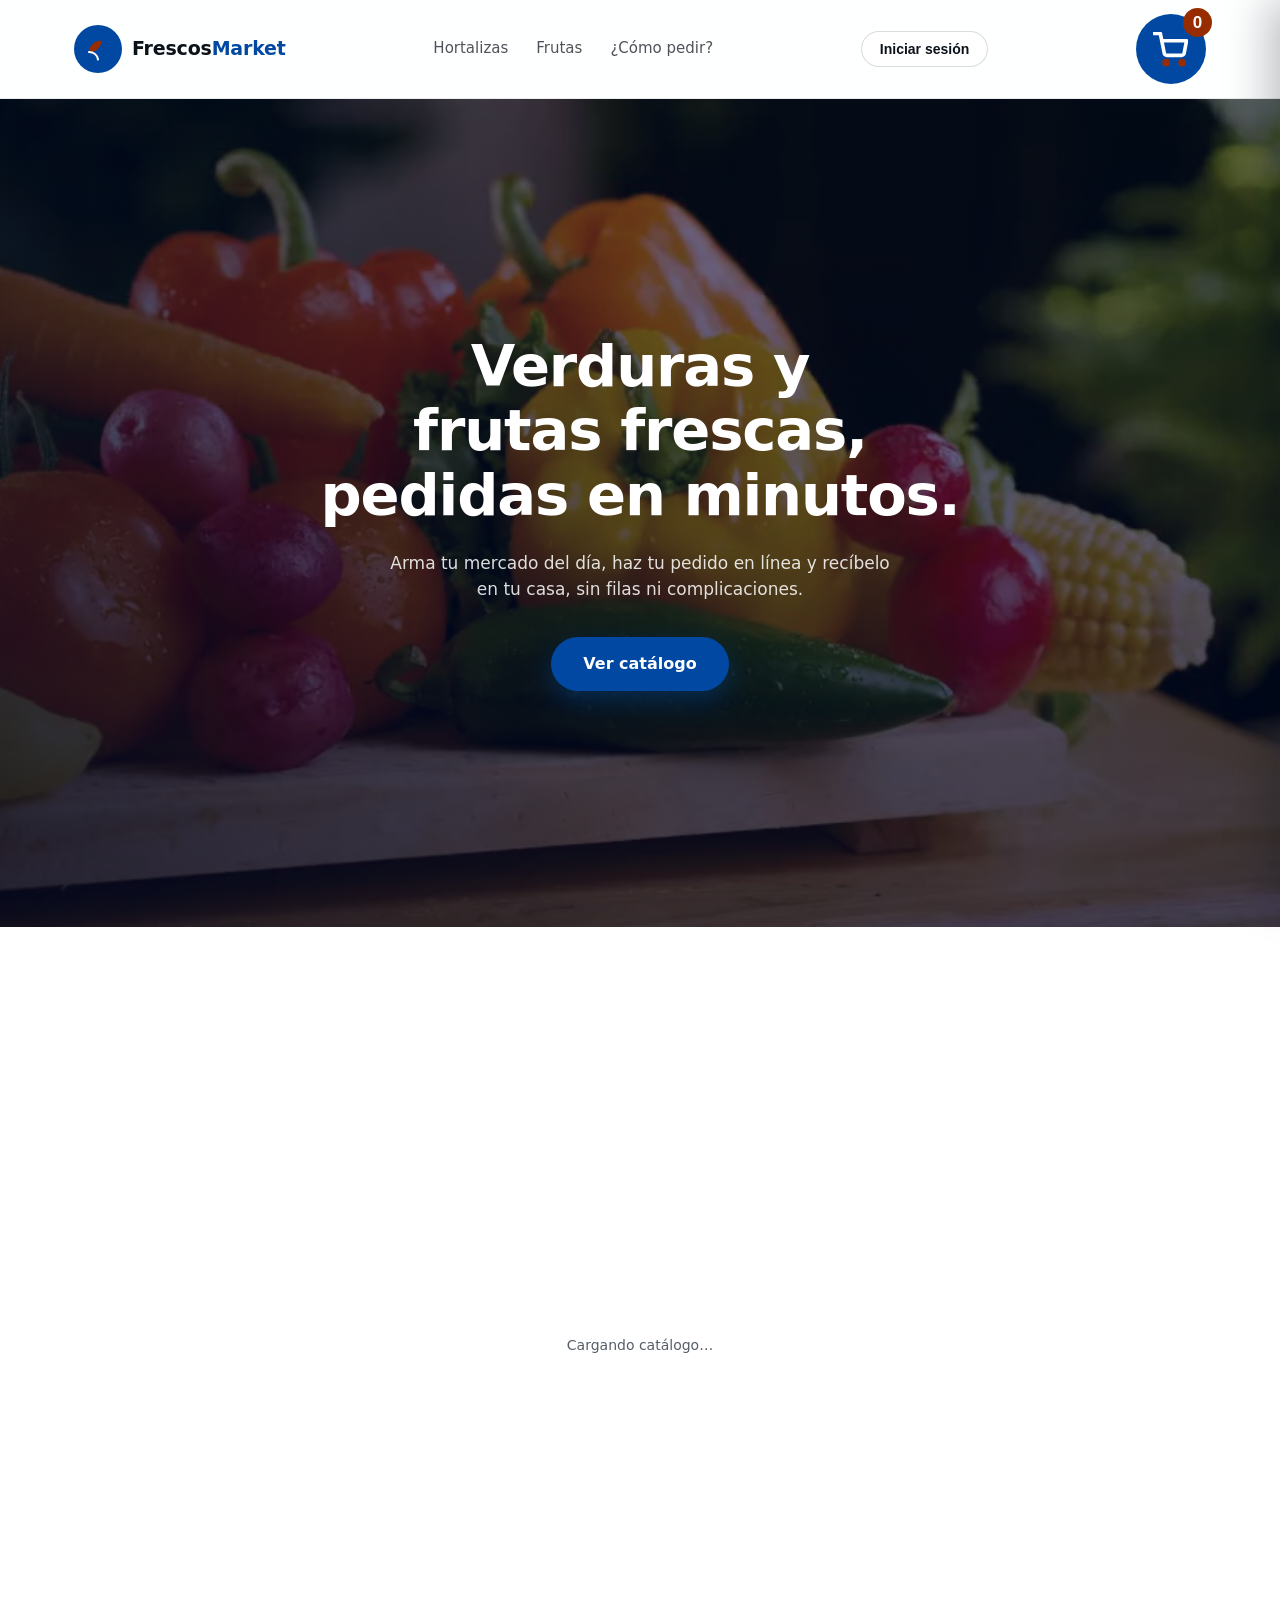
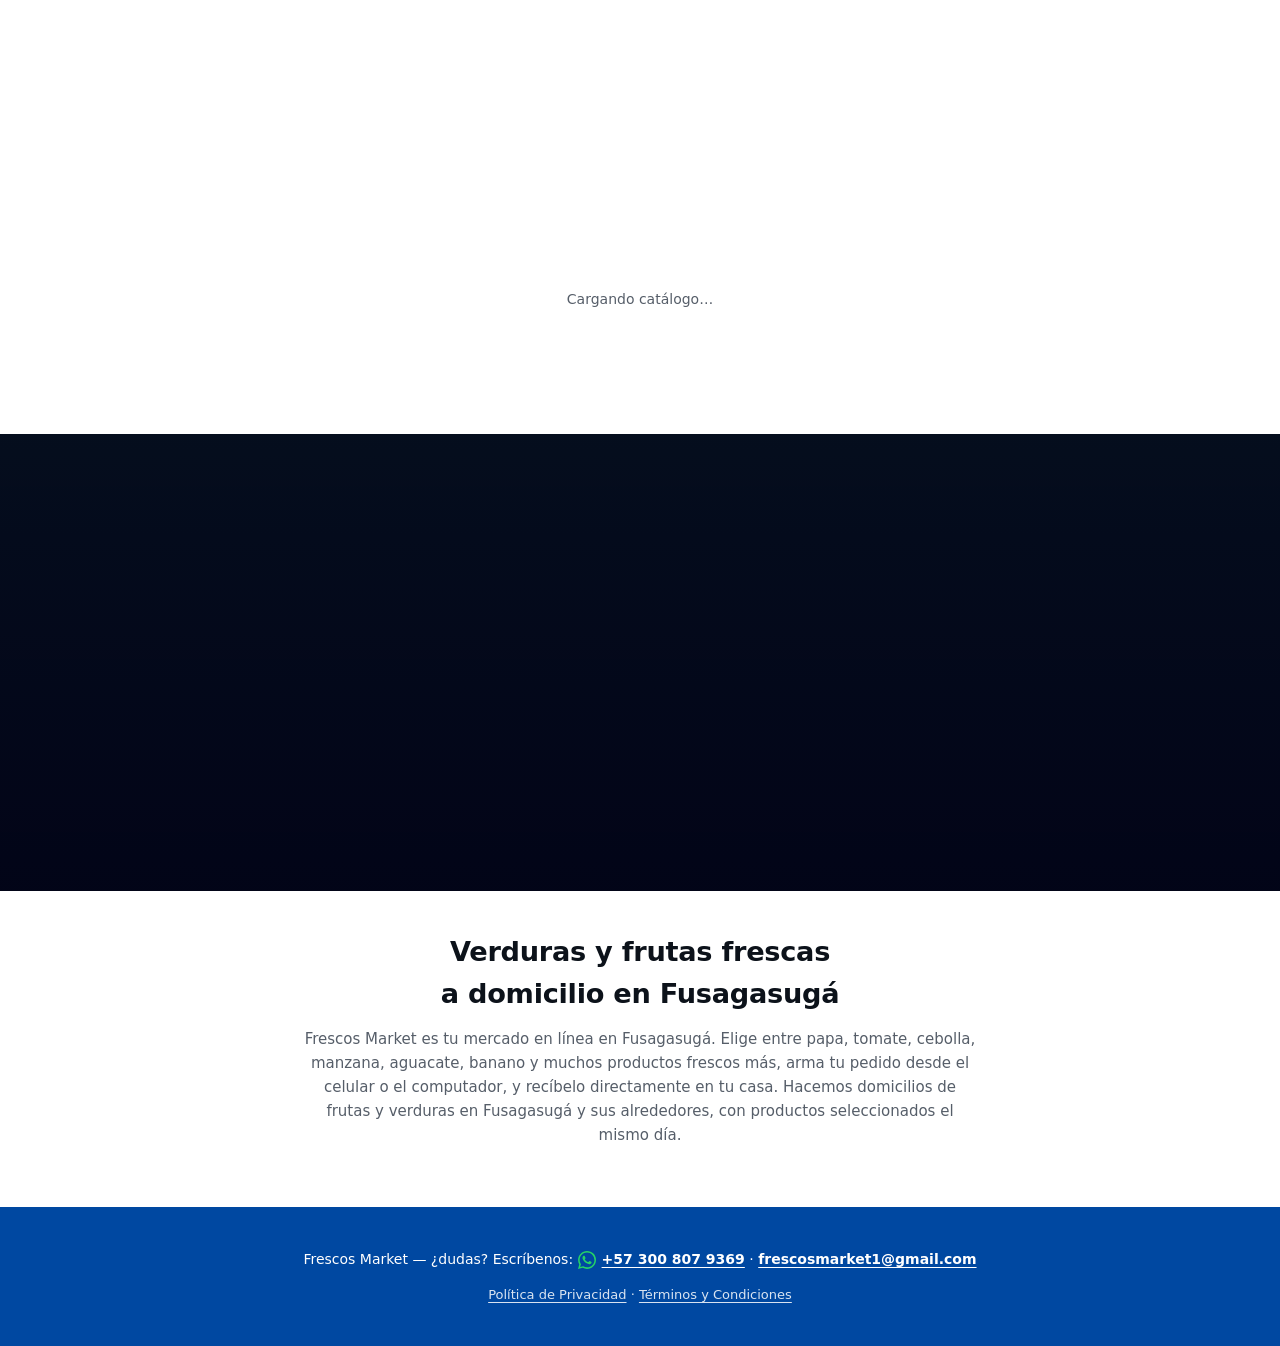
<file: index.html>
<!DOCTYPE html>
<html lang="es">
<head>
<!-- Google tag (gtag.js) -->
<script async src="https://www.googletagmanager.com/gtag/js?id=G-SL59HTHR1R"></script>
<script>
  window.dataLayer = window.dataLayer || [];
  function gtag(){dataLayer.push(arguments);}
  gtag('js', new Date());
  gtag('config', 'G-SL59HTHR1R');
</script>

<!-- Meta Pixel Code -->
<script>
!function(f,b,e,v,n,t,s)
{if(f.fbq)return;n=f.fbq=function(){n.callMethod?
n.callMethod.apply(n,arguments):n.queue.push(arguments)};
if(!f._fbq)f._fbq=n;n.push=n;n.loaded=!0;n.version='2.0';
n.queue=[];t=b.createElement(e);t.async=!0;
t.src=v;s=b.getElementsByTagName(e)[0];
s.parentNode.insertBefore(t,s)}(window, document,'script',
'https://connect.facebook.net/en_US/fbevents.js');
fbq('init', '1413810240217036');
fbq('track', 'PageView');
</script>
<noscript><img height="1" width="1" style="display:none"
src="https://www.facebook.com/tr?id=1413810240217036&ev=PageView&noscript=1"
/></noscript>
<!-- End Meta Pixel Code -->
<meta charset="UTF-8">
<meta name="viewport" content="width=device-width, initial-scale=1.0">
<title>Frescos Market — Frutas, verduras y productos para el hogar a domicilio</title>
<meta name="description" content="Frescos Market: compra papa, tomate, cebolla, manzana, aguacate, banano, productos de aseo y para el hogar, y más en línea. Domicilio en Fusagasugá, pide fácil y recíbelo en tu casa.">
<link rel="icon" href="favicon.ico" sizes="32x32">
<link rel="icon" type="image/svg+xml" href="assets/favicon.svg">
<link rel="icon" type="image/png" sizes="192x192" href="assets/favicon-192.png">
<link rel="icon" type="image/png" sizes="512x512" href="assets/favicon-512.png">
<link rel="apple-touch-icon" href="assets/apple-touch-icon.png">
<meta property="og:type" content="website">
<meta property="og:title" content="Frescos Market — Frutas, verduras y productos para el hogar a domicilio">
<meta property="og:description" content="Domicilio de frutas, verduras y productos para el hogar en Fusagasugá. Arma tu pedido en línea y recíbelo en tu casa.">
<meta property="og:image" content="https://frescosmarket.com/assets/logo-social.png">
<meta property="og:url" content="https://frescosmarket.com/">
<meta name="twitter:card" content="summary">
<meta name="twitter:title" content="Frescos Market">
<meta name="twitter:description" content="Domicilio de frutas, verduras y productos para el hogar en Fusagasugá.">
<meta name="twitter:image" content="https://frescosmarket.com/assets/logo-social.png">
<link rel="preconnect" href="https://api.fontshare.com">
<link rel="stylesheet" href="https://api.fontshare.com/v2/css?f[]=switzer@400,500,600,700,800&display=swap">
<link rel="stylesheet" href="style.css">
<script src="assets/vendor/supabase.min.js"></script>
<script src="auth.js" defer></script>
<script type="application/ld+json" id="localBusinessSchema">
{
  "@context": "https://schema.org",
  "@type": "LocalBusiness",
  "name": "Frescos Market",
  "description": "Domicilio de frutas, verduras y productos para el hogar en Fusagasugá",
  "url": "https://frescosmarket.com/",
  "image": "https://frescosmarket.com/assets/logo-social.png",
  "address": {
    "@type": "PostalAddress",
    "addressLocality": "Fusagasugá",
    "addressRegion": "Cundinamarca",
    "addressCountry": "CO"
  },
  "areaServed": "Fusagasugá",
  "priceRange": "$$"
}
</script>
</head>
<body>

<header class="topbar" id="topbar">
  <div class="topbar-inner">
    <a href="#" class="brand">
      <svg class="brand-mark" viewBox="0 0 32 32" fill="none" xmlns="http://www.w3.org/2000/svg" aria-hidden="true">
        <circle cx="16" cy="16" r="16" fill="var(--primary)"/>
        <g class="brand-mark-leaf">
          <path d="M10 18c0-4.5 3.5-8 8-8 0 4.5-3.5 8-8 8z" fill="var(--accent)"/>
          <animateTransform attributeName="transform" type="rotate" values="-6 10 18; 6 10 18; -6 10 18" dur="3.4s" repeatCount="indefinite" calcMode="spline" keySplines="0.45 0 0.55 1; 0.45 0 0.55 1" keyTimes="0; 0.5; 1"/>
        </g>
        <path d="M10 18c3 0 5.5 2 6 5" stroke="white" stroke-width="1.4" stroke-linecap="round"/>
      </svg>
      <span class="brand-name">Frescos<strong>Market</strong></span>
    </a>
    <nav class="nav-cats" id="navCats">
      <a href="#hortalizas">Hortalizas</a>
      <a href="#frutas">Frutas</a>
      <a href="#proceso">¿Cómo pedir?</a>
    </nav>
    <div class="auth-area" id="authArea"></div>
    <button class="nav-toggle" id="navToggle" aria-label="Abrir menú de categorías" aria-expanded="false">
      <svg viewBox="0 0 24 24" width="22" height="22" fill="none" stroke="currentColor" stroke-width="2" stroke-linecap="round"><line x1="3" y1="6" x2="21" y2="6"/><line x1="3" y1="12" x2="21" y2="12"/><line x1="3" y1="18" x2="21" y2="18"/></svg>
    </button>
    <button class="cart-btn" id="cartToggle" aria-label="Abrir carrito">
      <svg viewBox="0 0 24 24" width="35" height="35" fill="none" stroke="currentColor" stroke-width="2.5" stroke-linecap="round" stroke-linejoin="round"><circle cx="9" cy="21" r="1.4" fill="var(--accent)" stroke="var(--accent)"/><circle cx="20" cy="21" r="1.4" fill="var(--accent)" stroke="var(--accent)"/><path d="M1 1h4l2.68 13.39a2 2 0 0 0 2 1.61h9.72a2 2 0 0 0 2-1.61L23 6H6"/></svg>
      <span class="cart-count" id="cartCount">0</span>
    </button>
  </div>
</header>

<section class="hero" id="heroSection">
  <div class="hero-video-wrap">
    <video class="hero-video active" id="heroVideo1" muted loop playsinline webkit-playsinline autoplay preload="auto" poster="assets/hero-veggies-poster.jpg">
      <source src="assets/hero-veggies.mp4" type="video/mp4">
    </video>
    <video class="hero-video" id="heroVideo2" muted loop playsinline webkit-playsinline preload="auto">
      <source src="assets/hero-fruits.mp4" type="video/mp4">
    </video>
    <div class="hero-scrim"></div>
  </div>
  <div class="hero-inner">
    <h1>Verduras y frutas frescas,<br>pedidas en minutos.</h1>
    <p>Arma tu mercado del día, haz tu pedido en línea y recíbelo en tu casa, sin filas ni complicaciones.</p>
    <a href="#hortalizas" class="btn-primary">Ver catálogo</a>
  </div>
</section>

<main>
  <section class="section-intro io-reveal" id="hortalizas">
    <video class="section-video" data-src="assets/hortalizas-basket.mp4" muted loop playsinline webkit-playsinline preload="none"></video>
    <div class="section-intro-scrim"></div>
    <div class="section-intro-content">
      <h2>Hortalizas y verduras</h2>
      <p>Seleccionadas frescas cada día</p>
    </div>
  </section>
  <div class="catalog-section">
    <div class="product-grid" id="grid-hortalizas"></div>
  </div>

  <section class="section-intro io-reveal" id="frutas">
    <video class="section-video" data-src="assets/frutas-tropical.mp4" muted loop playsinline webkit-playsinline preload="none"></video>
    <div class="section-intro-scrim"></div>
    <div class="section-intro-content">
      <h2>Frutas de temporada</h2>
      <p>Dulces, maduras, listas para comer</p>
    </div>
  </section>
  <div class="catalog-section">
    <div class="product-grid" id="grid-frutas"></div>
  </div>

  <div id="dynamicCategoriesAnchor"></div>

  <section class="proceso" id="proceso">
    <video class="section-video" data-src="assets/proceso-mercado.mp4" muted loop playsinline webkit-playsinline preload="none"></video>
    <div class="proceso-scrim"></div>
    <div class="proceso-content">
      <h2 class="io-reveal">¿Cómo funciona?</h2>
      <div class="steps">
        <div class="step io-reveal">
          <span class="step-num">1</span>
          <h3>Elige tus productos</h3>
          <p>Ajusta la cantidad de cada uno con el selector +/-.</p>
        </div>
        <div class="step io-reveal">
          <span class="step-num">2</span>
          <h3>Revisa tu carrito</h3>
          <p>Confirma cantidades y el total antes de enviar.</p>
        </div>
        <div class="step io-reveal">
          <span class="step-num">3</span>
          <h3>Haz tu pedido</h3>
          <p>Queda registrado y lo prepara nuestro equipo.</p>
        </div>
      </div>
    </div>
  </section>

  <section class="about-us">
    <h2>Verduras y frutas frescas a domicilio en Fusagasugá</h2>
    <p>
      Frescos Market es tu mercado en línea en Fusagasugá. Elige entre papa,
      tomate, cebolla, manzana, aguacate, banano y muchos productos frescos más,
      arma tu pedido desde el celular o el computador, y recíbelo directamente
      en tu casa. Hacemos domicilios de frutas y verduras en Fusagasugá y sus
      alrededores, con productos seleccionados el mismo día.
    </p>
  </section>
</main>

<footer class="site-footer">
  <p>
    Frescos Market — ¿dudas? Escríbenos:
    <a id="footerWhatsapp" href="#" class="footer-whatsapp-link">
      <svg class="whatsapp-icon" viewBox="0 0 24 24" fill="currentColor" aria-hidden="true">
        <path d="M17.472 14.382c-.297-.149-1.758-.867-2.03-.967-.273-.099-.471-.148-.67.15-.197.297-.767.966-.94 1.164-.173.199-.347.223-.644.075-.297-.15-1.255-.463-2.39-1.475-.883-.788-1.48-1.761-1.653-2.059-.173-.297-.018-.458.13-.606.134-.133.298-.347.446-.52.149-.174.198-.298.298-.497.099-.198.05-.371-.025-.52-.075-.149-.669-1.612-.916-2.207-.242-.579-.487-.5-.669-.51-.173-.008-.371-.01-.57-.01-.198 0-.52.074-.792.372-.272.297-1.04 1.016-1.04 2.479 0 1.462 1.065 2.875 1.213 3.074.149.198 2.096 3.2 5.077 4.487.709.306 1.262.489 1.694.625.712.227 1.36.195 1.871.118.571-.085 1.758-.719 2.006-1.413.248-.694.248-1.289.173-1.413-.074-.124-.272-.198-.57-.347M12.05 21.785h-.004a9.87 9.87 0 01-5.031-1.378l-.361-.214-3.741.982.998-3.648-.235-.374a9.86 9.86 0 01-1.51-5.26c.001-5.45 4.436-9.884 9.888-9.884 2.64 0 5.122 1.03 6.988 2.898a9.825 9.825 0 012.893 6.994c-.003 5.45-4.437 9.884-9.885 9.884M20.52 3.449C18.24 1.245 15.24 0 12.045 0 5.463 0 .104 5.36.101 11.943c0 2.105.549 4.161 1.595 5.976L0 24l6.223-1.632a11.9 11.9 0 005.822 1.483h.005c6.581 0 11.941-5.36 11.943-11.943 0-3.19-1.24-6.19-3.473-8.443"/>
      </svg>
      <span id="footerWhatsappText">+57 300 807 9369</span>
    </a>
    ·
    <a href="mailto:frescosmarket1@gmail.com">frescosmarket1@gmail.com</a>
  </p>
  <p class="footer-legal-links">
    <a href="privacidad.html" target="_blank" rel="noopener">Política de Privacidad</a>
    ·
    <a href="terminos.html" target="_blank" rel="noopener">Términos y Condiciones</a>
  </p>
</footer>

<div class="cart-overlay" id="cartOverlay"></div>
<aside class="cart-drawer" id="cartDrawer">
  <div class="cart-head">
    <h2>Tu pedido</h2>
    <button class="cart-close" id="cartClose" aria-label="Cerrar carrito">✕</button>
  </div>
  <div class="cart-items" id="cartItems">
    <p class="cart-empty" id="cartEmptyMsg">Tu carrito está vacío. Agrega productos del catálogo.</p>
  </div>
  <div class="cart-footer">
    <div class="cart-total-row">
      <span>Total</span>
      <span id="cartTotal">$0</span>
    </div>
    <label class="payment-method-row">
      ¿Cómo vas a pagar?
      <select id="paymentMethodSelect">
        <option value="efectivo">Efectivo (al recibir)</option>
        <option value="transferencia">Transferencia</option>
      </select>
    </label>
    <div class="payment-options-info" id="paymentOptionsInfo" hidden></div>
    <div class="checkout-buttons">
      <button class="btn-primary-block" id="placeOrderBtnGoogle" disabled>
        Pedido con Google
      </button>
      <button class="btn-primary-block btn-whatsapp" id="placeOrderBtnWhatsapp" disabled>
        Pedido por WhatsApp
      </button>
    </div>
  </div>
</aside>

<div class="login-modal-overlay" id="confirmAddressModal">
  <div class="login-modal">
    <button class="login-modal-close" id="confirmAddressClose" aria-label="Cerrar">✕</button>
    <h2>Confirmar dirección de entrega</h2>
    <p>¿Enviamos tu pedido a esta dirección?</p>
    <p id="confirmAddressSummary" class="confirm-address-summary"></p>
    <div class="confirm-address-actions">
      <button type="button" class="btn-primary-block" id="confirmAddressSameBtn">Sí, enviar aquí</button>
      <button type="button" class="btn-outline" id="confirmAddressChangeBtn">Usar otra dirección para este pedido</button>
    </div>
  </div>
</div>

<div class="login-modal-overlay" id="orderInfoModal">
  <div class="login-modal">
    <button class="login-modal-close" id="orderInfoClose" aria-label="Cerrar">✕</button>
    <h2>Antes de continuar</h2>
    <p>Necesitamos estos datos para entregarte el pedido</p>
    <form id="orderInfoForm" class="order-info-form">
      <label id="orderInfoNameRow" hidden>
        Nombre
        <input type="text" id="orderInfoName">
      </label>
      <label>
        Teléfono
        <input type="tel" id="orderInfoPhone" required>
      </label>
      <label>
        Dirección de entrega
        <input type="text" id="orderInfoAddress" placeholder="Cra / Calle, número" required>
      </label>
      <label>
        Departamento
        <select id="orderInfoDepartment" required></select>
      </label>
      <label>
        Ciudad
        <select id="orderInfoCity" required></select>
      </label>
      <label class="order-info-consent-row" id="orderInfoSaveAsProfileRow">
        <input type="checkbox" id="orderInfoSaveAsProfile">
        <span>Guardar como mi dirección principal</span>
      </label>
      <label class="order-info-consent-row">
        <input type="checkbox" id="orderInfoConsent" required>
        <span>He leído y acepto la <a href="privacidad.html" target="_blank" rel="noopener">Política de Privacidad</a> y los <a href="terminos.html" target="_blank" rel="noopener">Términos y Condiciones</a></span>
      </label>
      <button type="submit" class="btn-primary-block">Guardar y continuar</button>
    </form>
  </div>
</div>

<div class="login-modal-overlay" id="myOrdersModal">
  <div class="login-modal my-orders-modal">
    <button class="login-modal-close" id="myOrdersClose" aria-label="Cerrar">✕</button>
    <h2>Mis pedidos</h2>
    <p>Estado de tus pedidos recientes</p>
    <div class="orders-list" id="myOrdersList">
      <p>Cargando…</p>
    </div>
  </div>
</div>

<button class="chat-fab" id="chatFab" hidden aria-label="Chat sobre tus pedidos">💬</button>
<div class="customer-chat-panel" id="customerChatPanel" hidden>
  <div class="customer-chat-head">
    <span>Chat sobre tus pedidos</span>
    <button class="login-modal-close" id="customerChatClose" aria-label="Cerrar">✕</button>
  </div>
  <div class="order-chat-messages" id="customerChatMessages"></div>
  <div class="chat-image-preview-row" id="customerChatImagePreviewRow" hidden>
    <img class="chat-image-preview" id="customerChatImagePreview" alt="Vista previa">
    <button type="button" class="chat-image-remove" id="customerChatImageRemove" aria-label="Quitar imagen">✕</button>
  </div>
  <form class="order-chat-form" id="customerChatForm">
    <button type="button" class="chat-attach-btn" id="customerChatCameraBtn" aria-label="Tomar foto">📷</button>
    <button type="button" class="chat-attach-btn" id="customerChatGalleryBtn" aria-label="Elegir de galería">🖼️</button>
    <input type="file" id="customerChatCamera" accept="image/*" capture="environment" hidden>
    <input type="file" id="customerChatGallery" accept="image/*" hidden>
    <input type="text" class="order-chat-input" id="customerChatInput" placeholder="Escribe un mensaje..." maxlength="1000">
    <button type="submit" class="btn-small">Enviar</button>
  </form>
</div>

<div class="lightbox-overlay" id="lightboxOverlay">
  <button class="lightbox-close" id="lightboxClose" aria-label="Cerrar">✕</button>
  <div class="lightbox-stage" id="lightboxStage">
    <button class="lightbox-arrow lightbox-prev" id="lightboxPrev" aria-label="Foto anterior">‹</button>
    <img class="lightbox-image" id="lightboxImage" alt="Foto del producto en grande">
    <button class="lightbox-arrow lightbox-next" id="lightboxNext" aria-label="Foto siguiente">›</button>
  </div>
  <div class="lightbox-dots" id="lightboxDots"></div>
</div>

<script src="script.js" defer></script>
</body>
</html>
</file>
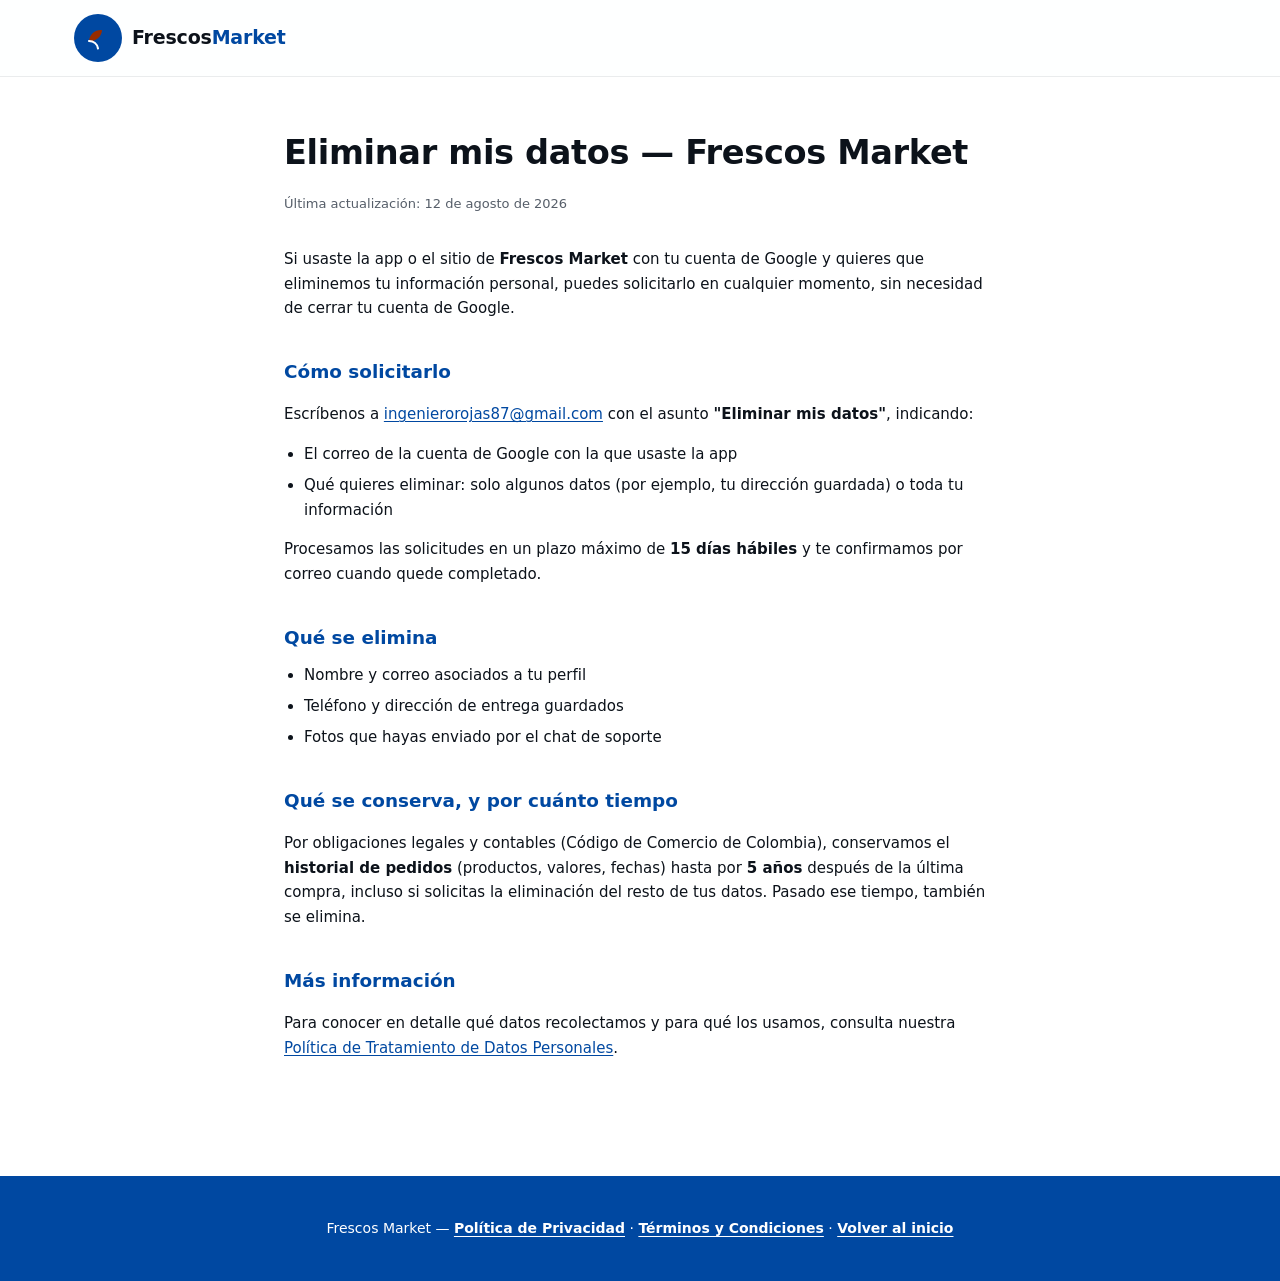
<file: eliminar-datos.html>
<!DOCTYPE html>
<html lang="es">
<head>
<meta charset="UTF-8">
<meta name="viewport" content="width=device-width, initial-scale=1.0">
<title>Eliminar mis datos — Frescos Market</title>
<meta name="description" content="Cómo solicitar la eliminación de tus datos personales en Frescos Market.">
<link rel="icon" href="favicon.ico" sizes="32x32">
<link rel="icon" type="image/svg+xml" href="assets/favicon.svg">
<link rel="icon" type="image/png" sizes="192x192" href="assets/favicon-192.png">
<link rel="apple-touch-icon" href="assets/apple-touch-icon.png">
<link rel="stylesheet" href="style.css">
</head>
<body>

<header class="topbar" id="topbar">
  <div class="topbar-inner">
    <a href="index.html" class="brand">
      <svg class="brand-mark" viewBox="0 0 32 32" fill="none" xmlns="http://www.w3.org/2000/svg" aria-hidden="true">
        <circle cx="16" cy="16" r="16" fill="var(--primary)"/>
        <g class="brand-mark-leaf">
          <path d="M10 18c0-4.5 3.5-8 8-8 0 4.5-3.5 8-8 8z" fill="var(--accent)"/>
          <animateTransform attributeName="transform" type="rotate" values="-6 10 18; 6 10 18; -6 10 18" dur="3.4s" repeatCount="indefinite" calcMode="spline" keySplines="0.45 0 0.55 1; 0.45 0 0.55 1" keyTimes="0; 0.5; 1"/>
        </g>
        <path d="M10 18c3 0 5.5 2 6 5" stroke="white" stroke-width="1.4" stroke-linecap="round"/>
      </svg>
      <span class="brand-name">Frescos<strong>Market</strong></span>
    </a>
  </div>
</header>

<main class="legal-page">
  <h1>Eliminar mis datos — Frescos Market</h1>
  <p class="legal-updated">Última actualización: 12 de agosto de 2026</p>

  <p>Si usaste la app o el sitio de <strong>Frescos Market</strong> con tu cuenta de Google y quieres que eliminemos tu información personal, puedes solicitarlo en cualquier momento, sin necesidad de cerrar tu cuenta de Google.</p>

  <h2>Cómo solicitarlo</h2>
  <p>Escríbenos a <a href="mailto:ingenierorojas87@gmail.com?subject=Eliminar%20mis%20datos%20-%20Frescos%20Market">ingenierorojas87@gmail.com</a> con el asunto <strong>"Eliminar mis datos"</strong>, indicando:</p>
  <ul>
    <li>El correo de la cuenta de Google con la que usaste la app</li>
    <li>Qué quieres eliminar: solo algunos datos (por ejemplo, tu dirección guardada) o toda tu información</li>
  </ul>
  <p>Procesamos las solicitudes en un plazo máximo de <strong>15 días hábiles</strong> y te confirmamos por correo cuando quede completado.</p>

  <h2>Qué se elimina</h2>
  <ul>
    <li>Nombre y correo asociados a tu perfil</li>
    <li>Teléfono y dirección de entrega guardados</li>
    <li>Fotos que hayas enviado por el chat de soporte</li>
  </ul>

  <h2>Qué se conserva, y por cuánto tiempo</h2>
  <p>Por obligaciones legales y contables (Código de Comercio de Colombia), conservamos el <strong>historial de pedidos</strong> (productos, valores, fechas) hasta por <strong>5 años</strong> después de la última compra, incluso si solicitas la eliminación del resto de tus datos. Pasado ese tiempo, también se elimina.</p>

  <h2>Más información</h2>
  <p>Para conocer en detalle qué datos recolectamos y para qué los usamos, consulta nuestra <a href="privacidad.html">Política de Tratamiento de Datos Personales</a>.</p>
</main>

<footer class="site-footer">
  <p>Frescos Market — <a href="privacidad.html">Política de Privacidad</a> · <a href="terminos.html">Términos y Condiciones</a> · <a href="index.html">Volver al inicio</a></p>
</footer>

</body>
</html>
</file>
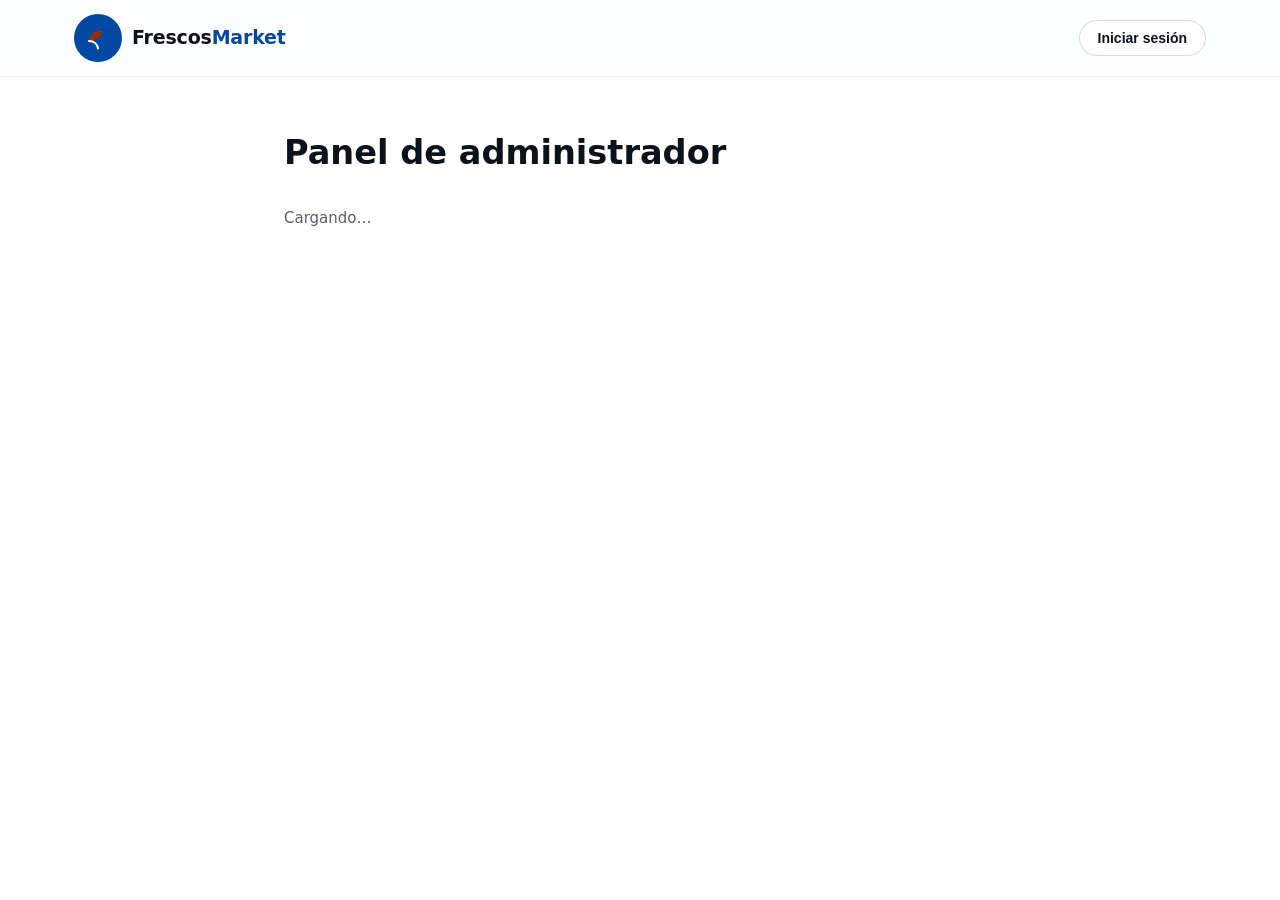
<file: panel-fm93k.html>
<!DOCTYPE html>
<html lang="es">
<head>
<meta charset="UTF-8">
<meta name="viewport" content="width=device-width, initial-scale=1.0">
<title>Panel de administrador — Frescos Market</title>
<meta name="robots" content="noindex, nofollow">
<link rel="icon" href="favicon.ico" sizes="32x32">
<link rel="icon" type="image/svg+xml" href="assets/favicon.svg">
<link rel="icon" type="image/png" sizes="192x192" href="assets/favicon-192.png">
<link rel="apple-touch-icon" href="assets/apple-touch-icon.png">
<link rel="preconnect" href="https://api.fontshare.com">
<link rel="stylesheet" href="https://api.fontshare.com/v2/css?f[]=switzer@400,500,600,700,800&display=swap">
<link rel="stylesheet" href="style.css">
<script src="assets/vendor/supabase.min.js"></script>
<script src="auth.js" defer></script>
</head>
<body>

<header class="topbar">
  <div class="topbar-inner">
    <a href="index.html" class="brand">
      <svg class="brand-mark" viewBox="0 0 32 32" fill="none" xmlns="http://www.w3.org/2000/svg" aria-hidden="true">
        <circle cx="16" cy="16" r="16" fill="var(--primary)"/>
        <g class="brand-mark-leaf">
          <path d="M10 18c0-4.5 3.5-8 8-8 0 4.5-3.5 8-8 8z" fill="var(--accent)"/>
          <animateTransform attributeName="transform" type="rotate" values="-6 10 18; 6 10 18; -6 10 18" dur="3.4s" repeatCount="indefinite" calcMode="spline" keySplines="0.45 0 0.55 1; 0.45 0 0.55 1" keyTimes="0; 0.5; 1"/>
        </g>
        <path d="M10 18c3 0 5.5 2 6 5" stroke="white" stroke-width="1.4" stroke-linecap="round"/>
      </svg>
      <span class="brand-name">Frescos<strong>Market</strong></span>
    </a>
    <div class="auth-area" id="authArea"></div>
  </div>
</header>

<main class="admin-main">
  <h1 class="admin-title">Panel de administrador</h1>

  <div id="adminState" class="admin-state">Cargando…</div>

  <nav class="admin-tabs" id="adminTabs" hidden>
    <button class="admin-tab active" data-tab="orders">Pedidos</button>
    <button class="admin-tab" data-tab="products">Productos</button>
    <button class="admin-tab" data-tab="settings" id="settingsTabBtn" hidden>Configuración</button>
    <button class="admin-tab" data-tab="team" id="teamTabBtn" hidden>Equipo</button>
  </nav>

  <section id="ordersTab" class="admin-tab-panel">
    <div id="ordersList" class="orders-list"></div>
  </section>

  <section id="productsTab" class="admin-tab-panel" hidden>
    <button class="btn-outline" id="addProductBtn">+ Agregar producto</button>
    <div id="productsList" class="products-admin-list"></div>
  </section>

  <section id="settingsTab" class="admin-tab-panel" hidden>
    <form id="settingsForm" class="order-info-form">
      <label>
        Chat de Telegram para avisos de pedido nuevo
        <input type="text" id="telegramChatId" placeholder="Ej: 123456789">
      </label>
      <p class="settings-hint">Es el chat_id que te da el bot, no tu número de teléfono. Déjalo vacío para no recibir avisos.</p>
      <label>
        Número de WhatsApp de contacto
        <input type="tel" id="whatsappNumber" placeholder="Ej: 573001234567">
      </label>
      <p class="settings-hint">Formato internacional sin "+", ej: 57 (Colombia) + número. Es el que se usa en el botón de WhatsApp del pie de página.</p>

      <label>
        Teléfono del negocio (para Google, opcional)
        <input type="tel" id="businessPhone" placeholder="Ej: 573001234567">
      </label>
      <p class="settings-hint">Aparece en los resultados de búsqueda de Google. Puede ser el mismo de WhatsApp o uno distinto.</p>
      <label>
        Dirección (calle, opcional)
        <input type="text" id="streetAddress" placeholder="Ej: Cra 5 # 10-20">
      </label>
      <p class="settings-hint">⚠️ Se publica en internet. Déjala vacía si no quieres mostrar tu dirección exacta (solo domicilios, sin local físico).</p>
      <label>
        Código postal (opcional)
        <input type="text" id="postalCode" placeholder="Ej: 252211">
      </label>
      <button type="submit" class="btn-primary-block">Guardar</button>
    </form>
    <p id="settingsSaved" class="settings-saved" hidden>Guardado ✓</p>

    <div class="catalog-options-manager">
      <h3>Unidades</h3>
      <div class="catalog-options-list" data-type="unit"></div>
      <form class="catalog-option-add-form" data-type="unit">
        <input type="text" placeholder="Nueva unidad, ej: por gramo" required>
        <button type="submit" class="btn-small">Agregar</button>
      </form>

      <h3>Categorías</h3>
      <div class="catalog-options-list" data-type="category"></div>
      <form class="catalog-option-add-form" data-type="category">
        <input type="text" placeholder="Nueva categoría, ej: lácteos" required>
        <button type="submit" class="btn-small">Agregar</button>
      </form>

      <h3>Departamentos</h3>
      <div class="catalog-options-list" data-type="department"></div>
      <form class="catalog-option-add-form" data-type="department">
        <input type="text" placeholder="Nuevo departamento" required>
        <button type="submit" class="btn-small">Agregar</button>
      </form>

      <h3>Ciudades</h3>
      <div class="catalog-options-list" data-type="city"></div>
      <form class="catalog-option-add-form" data-type="city">
        <input type="text" placeholder="Nueva ciudad" required>
        <button type="submit" class="btn-small">Agregar</button>
      </form>
    </div>

    <div class="catalog-options-manager">
      <h3>Métodos de pago por transferencia</h3>
      <p class="settings-hint">Se muestran al cliente cuando elige pagar por transferencia al hacer el pedido.</p>
      <div class="payment-options-list" id="paymentOptionsList"></div>
      <form class="payment-option-add-form" id="paymentOptionAddForm">
        <input type="text" id="newPaymentLabel" placeholder="Nombre, ej: Nequi" required>
        <input type="text" id="newPaymentAccount" placeholder="Número de celular o cuenta" required>
        <label class="settings-hint">
          QR (opcional)
          <input type="file" id="newPaymentQr" accept="image/*">
        </label>
        <button type="submit" class="btn-small">Agregar</button>
      </form>
    </div>
  </section>

  <section id="teamTab" class="admin-tab-panel" hidden>
    <div class="catalog-options-manager">
      <h3>Administradores y despachadores</h3>
      <p class="settings-hint">Quién tiene acceso a este panel. Debe quedar al menos 2 administradores en todo momento -- el sistema no deja quitar ni degradar al penúltimo.</p>
      <div id="teamList" class="team-list"></div>
      <form id="teamAddForm" class="team-add-form">
        <input type="email" id="newTeamEmail" placeholder="correo@gmail.com" required>
        <select id="newTeamRole">
          <option value="admin">Administrador</option>
          <option value="dispatcher">Despachador</option>
        </select>
        <button type="submit" class="btn-small">Agregar</button>
      </form>
    </div>
  </section>
</main>

<div class="login-modal-overlay" id="productModal">
  <div class="login-modal product-form-modal">
    <button class="login-modal-close" id="productModalClose" aria-label="Cerrar">✕</button>
    <h2 id="productModalTitle">Agregar producto</h2>
    <form id="productForm" class="order-info-form">
      <input type="hidden" id="productId">
      <label>
        Slug (identificador único, sin espacios)
        <input type="text" id="productSlug" required>
      </label>
      <label>
        Nombre
        <input type="text" id="productName" required>
      </label>
      <label>
        Unidad
        <select id="productUnit"></select>
      </label>
      <label>
        Precio (COP)
        <input type="number" id="productPrice" min="0" required>
      </label>
      <label>
        Categoría
        <select id="productCategory"></select>
      </label>
      <label>Foto</label>
      <div class="photo-source-row">
        <button type="button" class="btn-outline" id="productPhotoCameraBtn">📷 Tomar foto</button>
        <button type="button" class="btn-outline" id="productPhotoGalleryBtn">🖼️ Elegir de galería</button>
      </div>
      <input type="file" id="productPhotoCamera" accept="image/*" capture="environment" hidden>
      <input type="file" id="productPhotoGallery" accept="image/*" hidden>
      <input type="hidden" id="productPhotoUrl">
      <img id="productPhotoPreview" class="product-photo-preview" hidden alt="Vista previa">
      <p id="productPhotoStatus" class="settings-hint" hidden></p>

      <div class="extra-photos-section" id="extraPhotosSection" hidden>
        <label>Fotos adicionales (hasta 3, para el slider)</label>
        <div class="extra-photos-list" id="extraPhotosList"></div>
        <div class="photo-source-row" id="extraPhotoAddRow">
          <button type="button" class="btn-outline" id="extraPhotoCameraBtn">📷 Tomar foto</button>
          <button type="button" class="btn-outline" id="extraPhotoGalleryBtn">🖼️ Elegir de galería</button>
        </div>
        <input type="file" id="extraPhotoCamera" accept="image/*" capture="environment" hidden>
        <input type="file" id="extraPhotoGallery" accept="image/*" hidden>
        <p class="settings-hint">Guarda el producto primero para poder agregarle fotos adicionales.</p>
      </div>

      <label>
        Stock (vacío = sin control de stock)
        <input type="number" id="productStock" min="0">
      </label>
      <label class="product-active-label">
        <input type="checkbox" id="productActive" checked>
        Activo (visible en el catálogo)
      </label>
      <button type="submit" class="btn-primary-block">Guardar</button>
    </form>
  </div>
</div>

<script src="panel.js" defer></script>
</body>
</html>
</file>
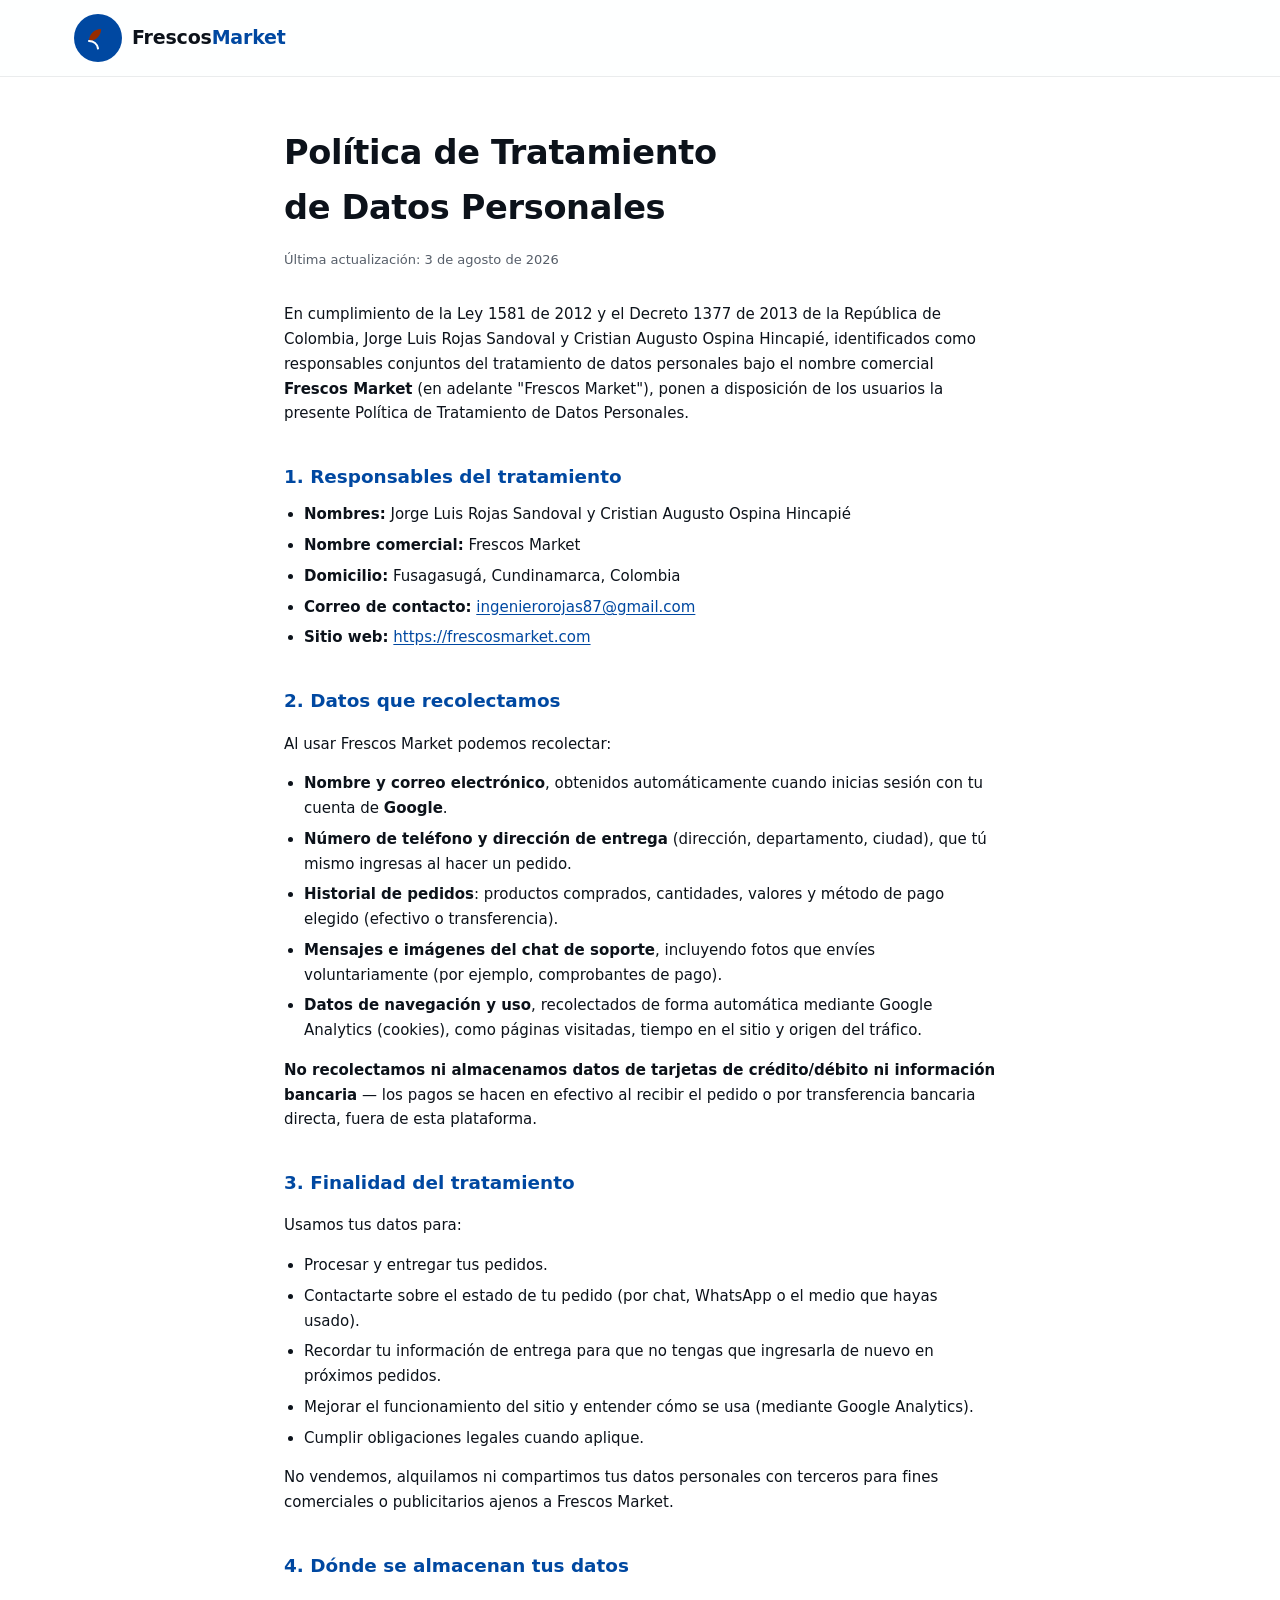
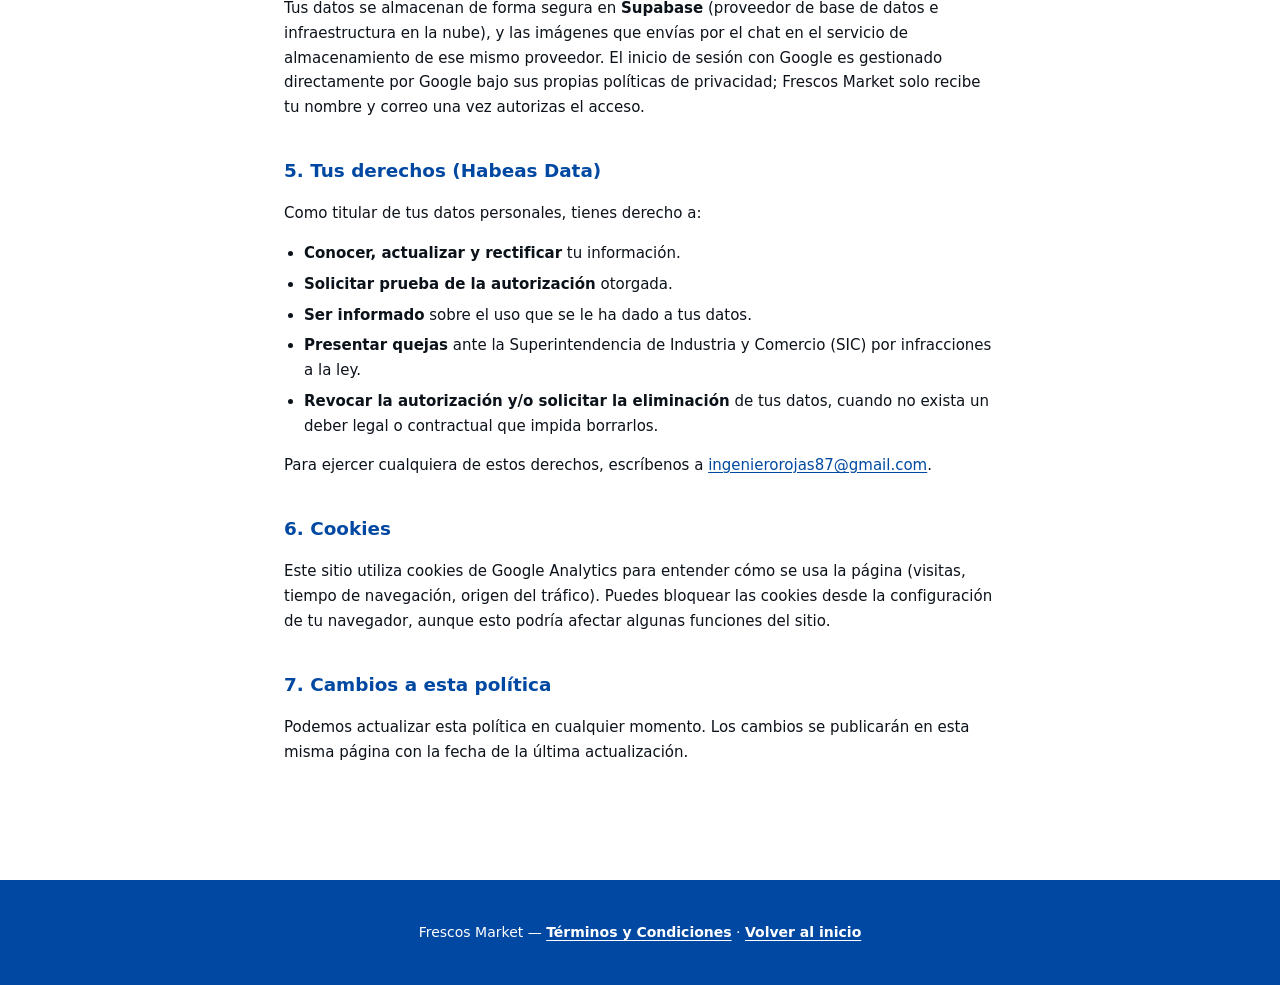
<file: privacidad.html>
<!DOCTYPE html>
<html lang="es">
<head>
<meta charset="UTF-8">
<meta name="viewport" content="width=device-width, initial-scale=1.0">
<title>Política de Tratamiento de Datos Personales — Frescos Market</title>
<meta name="description" content="Política de Tratamiento de Datos Personales de Frescos Market.">
<link rel="icon" href="favicon.ico" sizes="32x32">
<link rel="icon" type="image/svg+xml" href="assets/favicon.svg">
<link rel="icon" type="image/png" sizes="192x192" href="assets/favicon-192.png">
<link rel="apple-touch-icon" href="assets/apple-touch-icon.png">
<link rel="stylesheet" href="style.css">
</head>
<body>

<header class="topbar" id="topbar">
  <div class="topbar-inner">
    <a href="index.html" class="brand">
      <svg class="brand-mark" viewBox="0 0 32 32" fill="none" xmlns="http://www.w3.org/2000/svg" aria-hidden="true">
        <circle cx="16" cy="16" r="16" fill="var(--primary)"/>
        <g class="brand-mark-leaf">
          <path d="M10 18c0-4.5 3.5-8 8-8 0 4.5-3.5 8-8 8z" fill="var(--accent)"/>
          <animateTransform attributeName="transform" type="rotate" values="-6 10 18; 6 10 18; -6 10 18" dur="3.4s" repeatCount="indefinite" calcMode="spline" keySplines="0.45 0 0.55 1; 0.45 0 0.55 1" keyTimes="0; 0.5; 1"/>
        </g>
        <path d="M10 18c3 0 5.5 2 6 5" stroke="white" stroke-width="1.4" stroke-linecap="round"/>
      </svg>
      <span class="brand-name">Frescos<strong>Market</strong></span>
    </a>
  </div>
</header>

<main class="legal-page">
  <h1>Política de Tratamiento de Datos Personales</h1>
  <p class="legal-updated">Última actualización: 3 de agosto de 2026</p>

  <p>En cumplimiento de la Ley 1581 de 2012 y el Decreto 1377 de 2013 de la República de Colombia, Jorge Luis Rojas Sandoval y Cristian Augusto Ospina Hincapié, identificados como responsables conjuntos del tratamiento de datos personales bajo el nombre comercial <strong>Frescos Market</strong> (en adelante "Frescos Market"), ponen a disposición de los usuarios la presente Política de Tratamiento de Datos Personales.</p>

  <h2>1. Responsables del tratamiento</h2>
  <ul>
    <li><strong>Nombres:</strong> Jorge Luis Rojas Sandoval y Cristian Augusto Ospina Hincapié</li>
    <li><strong>Nombre comercial:</strong> Frescos Market</li>
    <li><strong>Domicilio:</strong> Fusagasugá, Cundinamarca, Colombia</li>
    <li><strong>Correo de contacto:</strong> <a href="mailto:ingenierorojas87@gmail.com">ingenierorojas87@gmail.com</a></li>
    <li><strong>Sitio web:</strong> <a href="https://frescosmarket.com">https://frescosmarket.com</a></li>
  </ul>

  <h2>2. Datos que recolectamos</h2>
  <p>Al usar Frescos Market podemos recolectar:</p>
  <ul>
    <li><strong>Nombre y correo electrónico</strong>, obtenidos automáticamente cuando inicias sesión con tu cuenta de <strong>Google</strong>.</li>
    <li><strong>Número de teléfono y dirección de entrega</strong> (dirección, departamento, ciudad), que tú mismo ingresas al hacer un pedido.</li>
    <li><strong>Historial de pedidos</strong>: productos comprados, cantidades, valores y método de pago elegido (efectivo o transferencia).</li>
    <li><strong>Mensajes e imágenes del chat de soporte</strong>, incluyendo fotos que envíes voluntariamente (por ejemplo, comprobantes de pago).</li>
    <li><strong>Datos de navegación y uso</strong>, recolectados de forma automática mediante Google Analytics (cookies), como páginas visitadas, tiempo en el sitio y origen del tráfico.</li>
  </ul>
  <p><strong>No recolectamos ni almacenamos datos de tarjetas de crédito/débito ni información bancaria</strong> — los pagos se hacen en efectivo al recibir el pedido o por transferencia bancaria directa, fuera de esta plataforma.</p>

  <h2>3. Finalidad del tratamiento</h2>
  <p>Usamos tus datos para:</p>
  <ul>
    <li>Procesar y entregar tus pedidos.</li>
    <li>Contactarte sobre el estado de tu pedido (por chat, WhatsApp o el medio que hayas usado).</li>
    <li>Recordar tu información de entrega para que no tengas que ingresarla de nuevo en próximos pedidos.</li>
    <li>Mejorar el funcionamiento del sitio y entender cómo se usa (mediante Google Analytics).</li>
    <li>Cumplir obligaciones legales cuando aplique.</li>
  </ul>
  <p>No vendemos, alquilamos ni compartimos tus datos personales con terceros para fines comerciales o publicitarios ajenos a Frescos Market.</p>

  <h2>4. Dónde se almacenan tus datos</h2>
  <p>Tus datos se almacenan de forma segura en <strong>Supabase</strong> (proveedor de base de datos e infraestructura en la nube), y las imágenes que envías por el chat en el servicio de almacenamiento de ese mismo proveedor. El inicio de sesión con Google es gestionado directamente por Google bajo sus propias políticas de privacidad; Frescos Market solo recibe tu nombre y correo una vez autorizas el acceso.</p>

  <h2>5. Tus derechos (Habeas Data)</h2>
  <p>Como titular de tus datos personales, tienes derecho a:</p>
  <ul>
    <li><strong>Conocer, actualizar y rectificar</strong> tu información.</li>
    <li><strong>Solicitar prueba de la autorización</strong> otorgada.</li>
    <li><strong>Ser informado</strong> sobre el uso que se le ha dado a tus datos.</li>
    <li><strong>Presentar quejas</strong> ante la Superintendencia de Industria y Comercio (SIC) por infracciones a la ley.</li>
    <li><strong>Revocar la autorización y/o solicitar la eliminación</strong> de tus datos, cuando no exista un deber legal o contractual que impida borrarlos.</li>
  </ul>
  <p>Para ejercer cualquiera de estos derechos, escríbenos a <a href="mailto:ingenierorojas87@gmail.com">ingenierorojas87@gmail.com</a>.</p>

  <h2>6. Cookies</h2>
  <p>Este sitio utiliza cookies de Google Analytics para entender cómo se usa la página (visitas, tiempo de navegación, origen del tráfico). Puedes bloquear las cookies desde la configuración de tu navegador, aunque esto podría afectar algunas funciones del sitio.</p>

  <h2>7. Cambios a esta política</h2>
  <p>Podemos actualizar esta política en cualquier momento. Los cambios se publicarán en esta misma página con la fecha de la última actualización.</p>
</main>

<footer class="site-footer">
  <p>Frescos Market — <a href="terminos.html">Términos y Condiciones</a> · <a href="index.html">Volver al inicio</a></p>
</footer>

</body>
</html>
</file>
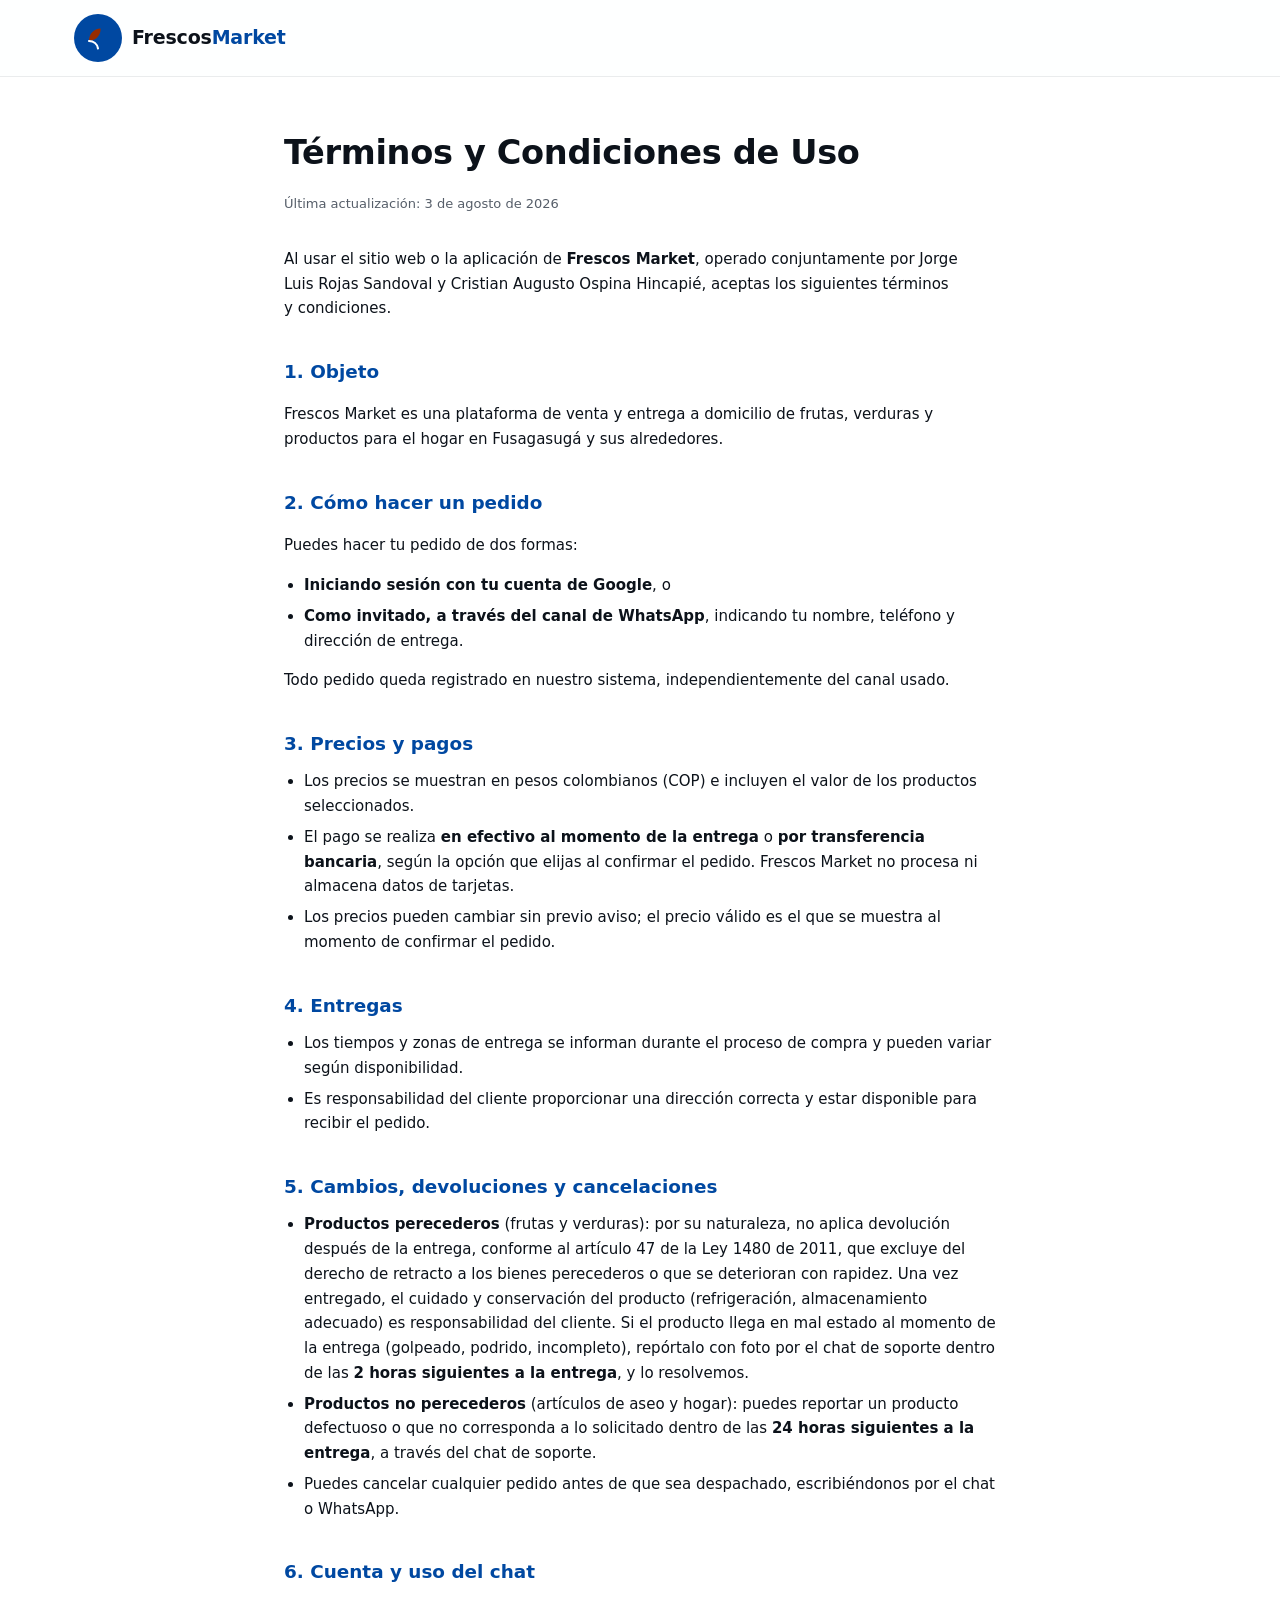
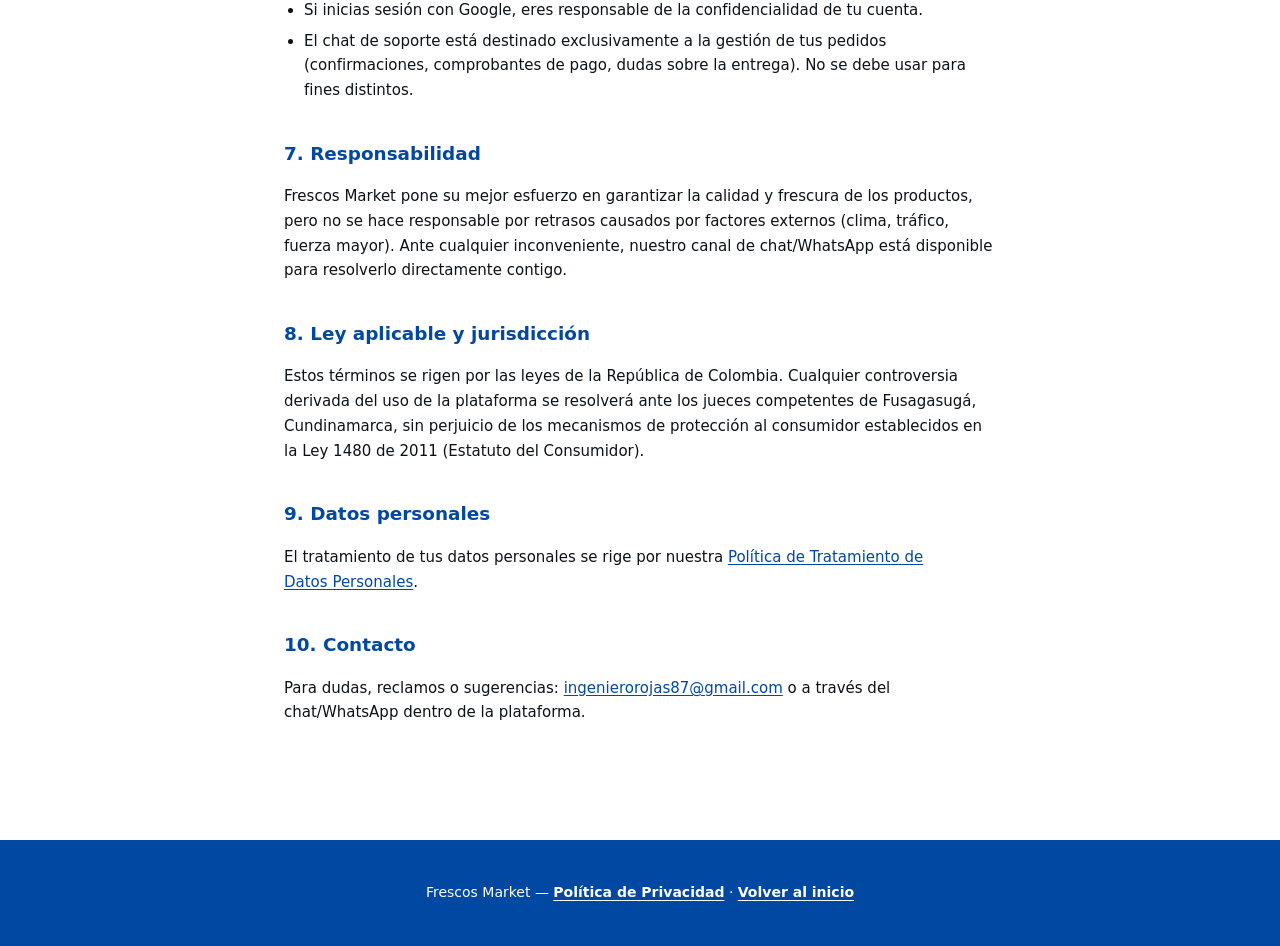
<file: terminos.html>
<!DOCTYPE html>
<html lang="es">
<head>
<meta charset="UTF-8">
<meta name="viewport" content="width=device-width, initial-scale=1.0">
<title>Términos y Condiciones — Frescos Market</title>
<meta name="description" content="Términos y Condiciones de uso de Frescos Market.">
<link rel="icon" href="favicon.ico" sizes="32x32">
<link rel="icon" type="image/svg+xml" href="assets/favicon.svg">
<link rel="icon" type="image/png" sizes="192x192" href="assets/favicon-192.png">
<link rel="apple-touch-icon" href="assets/apple-touch-icon.png">
<link rel="stylesheet" href="style.css">
</head>
<body>

<header class="topbar" id="topbar">
  <div class="topbar-inner">
    <a href="index.html" class="brand">
      <svg class="brand-mark" viewBox="0 0 32 32" fill="none" xmlns="http://www.w3.org/2000/svg" aria-hidden="true">
        <circle cx="16" cy="16" r="16" fill="var(--primary)"/>
        <g class="brand-mark-leaf">
          <path d="M10 18c0-4.5 3.5-8 8-8 0 4.5-3.5 8-8 8z" fill="var(--accent)"/>
          <animateTransform attributeName="transform" type="rotate" values="-6 10 18; 6 10 18; -6 10 18" dur="3.4s" repeatCount="indefinite" calcMode="spline" keySplines="0.45 0 0.55 1; 0.45 0 0.55 1" keyTimes="0; 0.5; 1"/>
        </g>
        <path d="M10 18c3 0 5.5 2 6 5" stroke="white" stroke-width="1.4" stroke-linecap="round"/>
      </svg>
      <span class="brand-name">Frescos<strong>Market</strong></span>
    </a>
  </div>
</header>

<main class="legal-page">
  <h1>Términos y Condiciones de Uso</h1>
  <p class="legal-updated">Última actualización: 3 de agosto de 2026</p>

  <p>Al usar el sitio web o la aplicación de <strong>Frescos Market</strong>, operado conjuntamente por Jorge Luis Rojas Sandoval y Cristian Augusto Ospina Hincapié, aceptas los siguientes términos y condiciones.</p>

  <h2>1. Objeto</h2>
  <p>Frescos Market es una plataforma de venta y entrega a domicilio de frutas, verduras y productos para el hogar en Fusagasugá y sus alrededores.</p>

  <h2>2. Cómo hacer un pedido</h2>
  <p>Puedes hacer tu pedido de dos formas:</p>
  <ul>
    <li><strong>Iniciando sesión con tu cuenta de Google</strong>, o</li>
    <li><strong>Como invitado, a través del canal de WhatsApp</strong>, indicando tu nombre, teléfono y dirección de entrega.</li>
  </ul>
  <p>Todo pedido queda registrado en nuestro sistema, independientemente del canal usado.</p>

  <h2>3. Precios y pagos</h2>
  <ul>
    <li>Los precios se muestran en pesos colombianos (COP) e incluyen el valor de los productos seleccionados.</li>
    <li>El pago se realiza <strong>en efectivo al momento de la entrega</strong> o <strong>por transferencia bancaria</strong>, según la opción que elijas al confirmar el pedido. Frescos Market no procesa ni almacena datos de tarjetas.</li>
    <li>Los precios pueden cambiar sin previo aviso; el precio válido es el que se muestra al momento de confirmar el pedido.</li>
  </ul>

  <h2>4. Entregas</h2>
  <ul>
    <li>Los tiempos y zonas de entrega se informan durante el proceso de compra y pueden variar según disponibilidad.</li>
    <li>Es responsabilidad del cliente proporcionar una dirección correcta y estar disponible para recibir el pedido.</li>
  </ul>

  <h2>5. Cambios, devoluciones y cancelaciones</h2>
  <ul>
    <li><strong>Productos perecederos</strong> (frutas y verduras): por su naturaleza, no aplica devolución después de la entrega, conforme al artículo 47 de la Ley 1480 de 2011, que excluye del derecho de retracto a los bienes perecederos o que se deterioran con rapidez. Una vez entregado, el cuidado y conservación del producto (refrigeración, almacenamiento adecuado) es responsabilidad del cliente. Si el producto llega en mal estado al momento de la entrega (golpeado, podrido, incompleto), repórtalo con foto por el chat de soporte dentro de las <strong>2 horas siguientes a la entrega</strong>, y lo resolvemos.</li>
    <li><strong>Productos no perecederos</strong> (artículos de aseo y hogar): puedes reportar un producto defectuoso o que no corresponda a lo solicitado dentro de las <strong>24 horas siguientes a la entrega</strong>, a través del chat de soporte.</li>
    <li>Puedes cancelar cualquier pedido antes de que sea despachado, escribiéndonos por el chat o WhatsApp.</li>
  </ul>

  <h2>6. Cuenta y uso del chat</h2>
  <ul>
    <li>Si inicias sesión con Google, eres responsable de la confidencialidad de tu cuenta.</li>
    <li>El chat de soporte está destinado exclusivamente a la gestión de tus pedidos (confirmaciones, comprobantes de pago, dudas sobre la entrega). No se debe usar para fines distintos.</li>
  </ul>

  <h2>7. Responsabilidad</h2>
  <p>Frescos Market pone su mejor esfuerzo en garantizar la calidad y frescura de los productos, pero no se hace responsable por retrasos causados por factores externos (clima, tráfico, fuerza mayor). Ante cualquier inconveniente, nuestro canal de chat/WhatsApp está disponible para resolverlo directamente contigo.</p>

  <h2>8. Ley aplicable y jurisdicción</h2>
  <p>Estos términos se rigen por las leyes de la República de Colombia. Cualquier controversia derivada del uso de la plataforma se resolverá ante los jueces competentes de Fusagasugá, Cundinamarca, sin perjuicio de los mecanismos de protección al consumidor establecidos en la Ley 1480 de 2011 (Estatuto del Consumidor).</p>

  <h2>9. Datos personales</h2>
  <p>El tratamiento de tus datos personales se rige por nuestra <a href="privacidad.html">Política de Tratamiento de Datos Personales</a>.</p>

  <h2>10. Contacto</h2>
  <p>Para dudas, reclamos o sugerencias: <a href="mailto:ingenierorojas87@gmail.com">ingenierorojas87@gmail.com</a> o a través del chat/WhatsApp dentro de la plataforma.</p>
</main>

<footer class="site-footer">
  <p>Frescos Market — <a href="privacidad.html">Política de Privacidad</a> · <a href="index.html">Volver al inicio</a></p>
</footer>

</body>
</html>
</file>
<file: style.css>
:root {
  --primary: oklch(0.42 0.16 256);
  --primary-ink: oklch(0.30 0.13 256);
  --bg: oklch(1.00 0.00 0);
  --surface: oklch(0.96 0.012 256);
  --ink: oklch(0.18 0.02 256);
  --muted: oklch(0.48 0.02 256);
  --accent: oklch(0.45 0.17 55);
  --whatsapp: #25D366;
  --radius: 14px;
  --shadow: 0 10px 30px oklch(0.18 0.02 256 / 0.10);
  --ease-out-expo: cubic-bezier(0.16, 1, 0.3, 1);
  font-family: 'Switzer', system-ui, sans-serif;
}

* { box-sizing: border-box; }
html { scroll-behavior: smooth; }

body {
  margin: 0;
  background: var(--bg);
  color: var(--ink);
  line-height: 1.55;
  overflow-x: hidden; /* red de seguridad: nada debe poder generar scroll horizontal */
}

h1, h2, h3 { margin: 0; text-wrap: balance; }
p { text-wrap: pretty; }
a { color: inherit; text-decoration: none; }

/* Topbar */
.topbar {
  position: sticky;
  top: 0;
  z-index: 50;
  background: oklch(1 0 0 / 0.9);
  backdrop-filter: blur(10px);
  border-bottom: 1px solid oklch(0.18 0.02 256 / 0.08);
}

.topbar-inner {
  max-width: 1180px;
  margin: 0 auto;
  padding: 14px 24px;
  display: flex;
  align-items: center;
  justify-content: space-between;
  gap: 20px;
}

.brand { display: flex; align-items: center; gap: 10px; }
.brand-mark { width: 48px; height: 48px; flex-shrink: 0; }

.brand-name {
  font-size: 19px;
  font-weight: 700;
  color: var(--ink);
  letter-spacing: -0.01em;
}
.brand-name strong { color: var(--primary); font-weight: 800; }

.nav-cats {
  display: flex;
  gap: 28px;
  font-weight: 500;
  font-size: 15px;
}
.nav-cats a { opacity: 0.72; transition: opacity 0.15s ease; }
.nav-cats a:hover { opacity: 1; }

.nav-toggle {
  display: none;
  border: none;
  background: transparent;
  color: var(--ink);
  width: 38px;
  height: 38px;
  align-items: center;
  justify-content: center;
  cursor: pointer;
  border-radius: 8px;
  flex-shrink: 0;
}
.nav-toggle:hover { background: var(--surface); }

.cart-btn {
  position: relative;
  border: none;
  background: var(--primary);
  color: white;
  width: 70px;
  height: 70px;
  flex-shrink: 0;
  border-radius: 50%;
  cursor: pointer;
  display: flex;
  align-items: center;
  justify-content: center;
  transition: transform 0.2s var(--ease-out-expo), background 0.15s ease;
}
.cart-btn:hover { background: var(--primary-ink); transform: scale(1.05); }

/* Auth */
.auth-area { display: flex; align-items: center; }

.btn-login {
  border: 1px solid oklch(0.18 0.02 256 / 0.15);
  background: var(--bg);
  color: var(--ink);
  font-weight: 600;
  font-size: 14px;
  padding: 9px 18px;
  border-radius: 999px;
  cursor: pointer;
  transition: border-color 0.15s ease, background 0.15s ease;
}
.btn-login:hover { border-color: var(--primary); background: var(--surface); }

.user-chip {
  display: flex;
  align-items: center;
  gap: 8px;
}

.user-avatar {
  width: 30px;
  height: 30px;
  border-radius: 50%;
  object-fit: cover;
}

.user-name {
  font-size: 14px;
  font-weight: 600;
  color: var(--ink);
  max-width: 120px;
  overflow: hidden;
  text-overflow: ellipsis;
  white-space: nowrap;
}

.btn-logout {
  border: none;
  background: transparent;
  color: var(--muted);
  font-size: 13px;
  cursor: pointer;
  text-decoration: underline;
  text-underline-offset: 2px;
}
.btn-logout:hover { color: var(--accent); }

.btn-my-orders {
  border: none;
  background: transparent;
  color: var(--primary);
  font-size: 13px;
  font-weight: 600;
  cursor: pointer;
  text-decoration: underline;
  text-underline-offset: 2px;
  white-space: nowrap;
}
.btn-my-orders:hover { color: var(--primary-ink); }

@media (max-width: 780px) {
  .user-name { display: none; }
}

.cart-count {
  position: absolute;
  top: -6px;
  right: -6px;
  background: var(--accent);
  color: white;
  font-size: 17px;
  font-weight: 700;
  min-width: 29px;
  height: 29px;
  border-radius: 50%;
  display: flex;
  align-items: center;
  justify-content: center;
  padding: 0 4px;
}

/* Hero */
.hero {
  position: relative;
  min-height: 640px;
  height: 92vh;
  max-height: 880px;
  display: flex;
  align-items: center;
  justify-content: center;
  overflow: hidden;
  background: var(--ink);
}

.hero-video-wrap {
  position: absolute;
  inset: 0;
}

.hero-video {
  position: absolute;
  inset: 0;
  width: 100%;
  height: 100%;
  object-fit: cover;
  opacity: 0;
  transition: opacity 1.4s var(--ease-out-expo);
}
.hero-video.active { opacity: 1; }

.hero-scrim {
  position: absolute;
  inset: 0;
  background:
    linear-gradient(180deg, oklch(0.18 0.05 256 / 0.55) 0%, oklch(0.15 0.06 256 / 0.72) 100%),
    linear-gradient(90deg, oklch(0.1 0.06 256 / 0.35) 0%, transparent 50%);
}

.hero-inner {
  position: relative;
  z-index: 1;
  max-width: 720px;
  margin: 0 auto;
  text-align: center;
  padding: 0 24px;
  color: white;
}

.hero-tag {
  display: inline-block;
  max-width: 100%;
  background: oklch(1 0 0 / 0.14);
  border: 1px solid oklch(1 0 0 / 0.3);
  backdrop-filter: blur(6px);
  color: white;
  font-weight: 600;
  font-size: 13px;
  line-height: 1.4;
  padding: 8px 18px;
  border-radius: 999px;
  margin-bottom: 22px;
}

@media (max-width: 480px) {
  .hero-tag { border-radius: 16px; font-size: 12px; }
}

.hero h1 {
  font-size: clamp(2.25rem, 5vw, 3.6rem);
  font-weight: 700;
  letter-spacing: -0.02em;
  line-height: 1.12;
}

.hero p {
  margin: 22px auto 34px;
  max-width: 520px;
  color: oklch(1 0 0 / 0.85);
  font-size: 17px;
}

.btn-primary {
  display: inline-block;
  background: var(--primary);
  color: white;
  font-weight: 600;
  padding: 15px 32px;
  border-radius: 999px;
  box-shadow: 0 10px 26px oklch(0.42 0.16 256 / 0.4);
  transition: transform 0.2s var(--ease-out-expo), background 0.15s ease;
}
.btn-primary:hover {
  background: var(--primary-ink);
  transform: translateY(-2px);
}

@media (prefers-reduced-motion: reduce) {
  .hero-video { transition: none; }
  .btn-primary:hover, .cart-btn:hover { transform: none; }
  .brand-mark-leaf animateTransform { display: none; }
}

/* Section intro bands (video + scrim) */
.section-intro {
  position: relative;
  height: 320px;
  display: flex;
  align-items: center;
  justify-content: center;
  overflow: hidden;
  background: var(--ink);
}

.section-video {
  position: absolute;
  inset: 0;
  width: 100%;
  height: 100%;
  object-fit: cover;
  opacity: 0;
  transition: opacity 0.8s ease;
}
.section-video.ready { opacity: 1; }

.section-intro-scrim {
  position: absolute;
  inset: 0;
  background: linear-gradient(180deg, oklch(0.15 0.05 256 / 0.45), oklch(0.12 0.06 256 / 0.68));
}

.section-intro-content {
  position: relative;
  z-index: 1;
  text-align: center;
  color: white;
}

.section-intro-content h2 {
  font-size: clamp(1.6rem, 3vw, 2.2rem);
  font-weight: 700;
  letter-spacing: -0.01em;
}

.section-intro-content p {
  margin: 8px 0 0;
  color: oklch(1 0 0 / 0.82);
  font-size: 15px;
}

/* Seccion generica para categorias nuevas agregadas desde el panel (sin video/tagline curados) */
.category-section-header {
  background: var(--primary);
  color: white;
  text-align: center;
  padding: 40px 24px;
}
.category-section-header h2 {
  margin: 0;
  font-size: clamp(1.6rem, 3vw, 2.2rem);
  font-weight: 700;
  letter-spacing: -0.01em;
}

/* Paginas legales (privacidad, terminos) */
.legal-page {
  max-width: 760px;
  margin: 0 auto;
  padding: 48px 24px 100px;
  color: var(--ink);
  line-height: 1.65;
}
.legal-page h1 {
  font-size: clamp(1.6rem, 3vw, 2.1rem);
  font-weight: 800;
  letter-spacing: -0.01em;
  margin-bottom: 4px;
}
.legal-page .legal-updated {
  color: var(--muted);
  font-size: 13px;
  margin-bottom: 32px;
}
.legal-page h2 {
  font-size: 1.15rem;
  font-weight: 700;
  color: var(--primary);
  margin: 36px 0 10px;
}
.legal-page p, .legal-page li { font-size: 15px; color: var(--ink); }
.legal-page ul { padding-left: 20px; margin: 8px 0; }
.legal-page li { margin-bottom: 6px; }
.legal-page a { color: var(--primary); text-decoration: underline; text-underline-offset: 2px; }
.legal-page strong { font-weight: 700; }

/* Catalog */
.catalog-section {
  max-width: 1180px;
  margin: 0 auto;
  padding: 44px 24px 80px;
}

.product-grid {
  display: grid;
  grid-template-columns: repeat(auto-fill, minmax(220px, 1fr));
  gap: 22px;
}

.catalog-loading, .catalog-empty {
  grid-column: 1 / -1;
  color: var(--muted);
  font-size: 14px;
  text-align: center;
  padding: 30px 0;
}

.product-card {
  background: var(--surface);
  border-radius: var(--radius);
  overflow: hidden;
  box-shadow: var(--shadow);
  transition: transform 0.25s var(--ease-out-expo), box-shadow 0.25s var(--ease-out-expo);
}
.product-card:hover {
  transform: translateY(-4px);
  box-shadow: 0 16px 34px oklch(0.18 0.02 256 / 0.16);
}

.product-photo {
  width: 100%;
  aspect-ratio: 1 / 1;
  object-fit: cover;
  display: block;
}

.product-body {
  padding: 16px 18px 18px;
}

.product-name {
  font-weight: 600;
  font-size: 16px;
  color: var(--ink);
}

.product-unit {
  font-size: 13px;
  color: var(--muted);
  margin: 2px 0 10px;
}

.product-price {
  font-weight: 700;
  color: var(--accent);
  font-size: 17px;
  margin-bottom: 14px;
}

.qty-row {
  display: flex;
  align-items: center;
  justify-content: space-between;
  gap: 12px;
  margin-bottom: 12px;
}

.qty-btn {
  width: 40px;
  height: 40px;
  border-radius: 50%;
  border: 1px solid oklch(0.18 0.02 256 / 0.15);
  background: var(--bg);
  font-size: 20px;
  font-weight: 700;
  color: var(--ink);
  cursor: pointer;
  display: flex;
  align-items: center;
  justify-content: center;
  line-height: 1;
  flex-shrink: 0;
}
.qty-btn:hover { background: var(--surface); border-color: var(--primary); }

.qty-value {
  width: 56px;
  min-width: 40px;
  font: inherit;
  font-size: 20px;
  font-weight: 700;
  text-align: center;
  color: inherit;
  background: var(--bg);
  border: 1px solid oklch(0.18 0.02 256 / 0.15);
  border-radius: 8px;
  padding: 6px 4px;
}
.qty-value:focus { outline: none; border-color: var(--primary); }
.qty-value::-webkit-outer-spin-button,
.qty-value::-webkit-inner-spin-button { -webkit-appearance: none; margin: 0; }
.qty-value[type="number"] { -moz-appearance: textfield; }

.add-btn {
  width: 100%;
  border: none;
  background: var(--primary);
  color: white;
  font-weight: 600;
  font-size: 14px;
  padding: 10px 0;
  border-radius: 10px;
  cursor: pointer;
  transition: background 0.15s ease;
}
.add-btn:hover { background: var(--primary-ink); }
.add-btn.added { background: var(--accent); }

/* Proceso */
.proceso {
  position: relative;
  padding: 90px 24px;
  overflow: hidden;
  background: var(--ink);
}

.proceso-scrim {
  position: absolute;
  inset: 0;
  background: linear-gradient(180deg, oklch(0.15 0.05 256 / 0.6), oklch(0.1 0.06 256 / 0.82));
}

.proceso-content {
  position: relative;
  z-index: 1;
  max-width: 1180px;
  margin: 0 auto;
  color: white;
}

.proceso-content > h2 {
  text-align: center;
  font-size: clamp(1.6rem, 3vw, 2.2rem);
  font-weight: 700;
  margin-bottom: 40px;
}

.steps {
  display: grid;
  grid-template-columns: repeat(3, 1fr);
  gap: 24px;
}

.step {
  background: oklch(1 0 0 / 0.08);
  border: 1px solid oklch(1 0 0 / 0.16);
  backdrop-filter: blur(8px);
  border-radius: var(--radius);
  padding: 28px 22px;
}

.step-num {
  display: inline-flex;
  align-items: center;
  justify-content: center;
  width: 34px;
  height: 34px;
  border-radius: 50%;
  background: var(--accent);
  color: white;
  font-weight: 700;
  margin-bottom: 14px;
}

.step h3 { font-size: 17px; margin-bottom: 6px; }
.step p { margin: 0; color: oklch(1 0 0 / 0.78); font-size: 14px; }

/* SEO: texto visible con contexto local, antes del footer */
.about-us {
  max-width: 720px;
  margin: 0 auto;
  padding: 40px 24px 60px;
  text-align: center;
}
.about-us h2 {
  font-size: clamp(1.3rem, 2.4vw, 1.7rem);
  font-weight: 700;
  letter-spacing: -0.01em;
  margin-bottom: 12px;
}
.about-us p { color: var(--muted); font-size: 15px; line-height: 1.6; margin: 0; }

/* Footer */
.site-footer {
  text-align: center;
  padding: 28px 24px;
  color: white;
  background: var(--primary);
  font-size: 14px;
}
.site-footer a { font-weight: 700; text-decoration: underline; text-underline-offset: 3px; }

.footer-legal-links {
  margin-top: 10px;
  font-size: 13px;
  opacity: 0.85;
}
.footer-legal-links a { font-weight: 400; }

.footer-whatsapp-link {
  display: inline-flex;
  align-items: center;
  gap: 6px;
  vertical-align: middle;
}

.whatsapp-icon {
  width: 18px;
  height: 18px;
  flex-shrink: 0;
  color: #25D366;
}

/* Cart drawer */
.cart-overlay {
  position: fixed;
  inset: 0;
  background: oklch(0.15 0.03 256 / 0.4);
  opacity: 0;
  visibility: hidden;
  transition: opacity 0.2s ease;
  z-index: 60;
}
.cart-overlay.open { opacity: 1; visibility: visible; }

.cart-drawer {
  position: fixed;
  top: 0;
  right: 0;
  height: 100%;
  width: min(400px, 92vw);
  background: var(--bg);
  box-shadow: -12px 0 40px oklch(0.15 0.03 256 / 0.25);
  z-index: 70;
  transform: translateX(100%);
  transition: transform 0.3s var(--ease-out-expo);
  display: flex;
  flex-direction: column;
}
.cart-drawer.open { transform: translateX(0); }

@media (prefers-reduced-motion: reduce) {
  .cart-drawer, .cart-overlay { transition: none; }
}

.cart-head {
  display: flex;
  align-items: center;
  justify-content: space-between;
  padding: 20px 22px;
  border-bottom: 1px solid oklch(0.18 0.02 256 / 0.08);
}
.cart-head h2 { font-size: 20px; }

.cart-close {
  border: none;
  background: transparent;
  font-size: 18px;
  cursor: pointer;
  color: var(--muted);
}

.cart-items { flex: 1; overflow-y: auto; padding: 16px 22px; }

.cart-empty {
  color: var(--muted);
  text-align: center;
  margin-top: 40px;
  font-size: 14px;
}

.cart-item {
  display: flex;
  align-items: center;
  gap: 12px;
  padding: 12px 0;
  border-bottom: 1px solid oklch(0.18 0.02 256 / 0.06);
}

.cart-item-photo {
  width: 46px;
  height: 46px;
  border-radius: 10px;
  object-fit: cover;
  flex-shrink: 0;
}

.cart-item-info { flex: 1; }
.cart-item-name { font-weight: 600; font-size: 14px; }
.cart-item-sub { font-size: 12px; color: var(--muted); }

.cart-item-qty { display: flex; align-items: center; gap: 8px; }

.cart-item-remove {
  border: none;
  background: transparent;
  color: var(--muted);
  cursor: pointer;
  font-size: 15px;
  margin-left: 6px;
}
.cart-item-remove:hover { color: var(--accent); }

.cart-footer { padding: 18px 22px 22px; border-top: 1px solid oklch(0.18 0.02 256 / 0.08); }

.cart-total-row {
  display: flex;
  justify-content: space-between;
  font-weight: 700;
  font-size: 18px;
  margin-bottom: 14px;
}

.btn-primary-block {
  width: 100%;
  border: none;
  background: var(--primary);
  color: white;
  font-family: inherit;
  font-weight: 700;
  font-size: 15px;
  padding: 14px 0;
  border-radius: 12px;
  cursor: pointer;
  transition: background 0.15s ease, opacity 0.15s ease;
}
.btn-primary-block:hover:not(:disabled) { background: var(--primary-ink); }
.btn-primary-block:disabled { opacity: 0.5; cursor: not-allowed; }

.order-channel-badge {
  display: inline-block;
  font-size: 11px;
  font-weight: 700;
  padding: 2px 8px;
  border-radius: 999px;
  vertical-align: middle;
  margin-left: 6px;
}
.order-channel-google { background: oklch(0.42 0.16 256 / 0.14); color: var(--primary); }
.order-channel-whatsapp { background: rgba(37, 211, 102, 0.16); color: #1ebc59; }

.checkout-buttons {
  display: flex;
  flex-direction: column;
  gap: 8px;
}

.btn-whatsapp { background: #25d366; }
.btn-whatsapp:hover:not(:disabled) { background: #1ebc59; }

.payment-method-row {
  display: flex;
  flex-direction: column;
  gap: 6px;
  font-size: 13px;
  font-weight: 600;
  color: var(--muted);
  margin-bottom: 12px;
}
.payment-method-row select {
  font-family: inherit;
  font-size: 15px;
  font-weight: 500;
  color: var(--ink);
  padding: 10px 12px;
  border-radius: 8px;
  border: 1px solid oklch(0.18 0.02 256 / 0.18);
  background: var(--bg);
}

.payment-options-info {
  display: flex;
  flex-direction: column;
  gap: 10px;
  margin-bottom: 14px;
}
.payment-options-info[hidden] { display: none; }
.payment-options-info p { font-size: 13px; color: var(--muted); margin: 0; }

.payment-option-card {
  background: var(--surface);
  border-radius: 10px;
  padding: 12px 14px;
}
.payment-option-label { font-weight: 700; font-size: 14px; }

.payment-option-copy-row {
  display: flex;
  align-items: center;
  gap: 8px;
  margin-top: 4px;
}
.payment-option-account { font-size: 15px; color: var(--primary); font-weight: 700; }

.payment-option-copy-btn {
  border: 1px solid var(--primary);
  background: transparent;
  color: var(--primary);
  font-family: inherit;
  font-weight: 600;
  font-size: 12px;
  padding: 4px 10px;
  border-radius: 999px;
  cursor: pointer;
  flex-shrink: 0;
}
.payment-option-copy-btn:hover { background: var(--surface); }

.payment-option-qr-toggle {
  display: block;
  border: none;
  background: transparent;
  color: var(--muted);
  font-family: inherit;
  font-size: 12px;
  text-decoration: underline;
  text-underline-offset: 2px;
  cursor: pointer;
  padding: 0;
  margin-top: 8px;
}
.payment-option-qr-toggle:hover { color: var(--ink); }

.payment-option-qr { width: 120px; height: 120px; object-fit: contain; margin-top: 8px; border-radius: 8px; }

.order-info-form {
  display: flex;
  flex-direction: column;
  gap: 14px;
}

.order-info-form label {
  display: flex;
  flex-direction: column;
  gap: 6px;
  font-size: 13px;
  font-weight: 600;
  color: var(--muted);
}
.order-info-form label[hidden] { display: none; }

.order-info-form input,
.order-info-form select {
  font-family: inherit;
  font-size: 15px;
  font-weight: 500;
  color: var(--ink);
  padding: 10px 12px;
  border-radius: 8px;
  border: 1px solid oklch(0.18 0.02 256 / 0.18);
  background: var(--bg);
  height: 42px;
  width: 100%;
}
.order-info-form input:focus,
.order-info-form select:focus { outline: none; border-color: var(--primary); }

.order-info-form .btn-primary-block { margin-top: 6px; }

.order-info-consent-row {
  flex-direction: row !important;
  align-items: flex-start;
  gap: 8px !important;
  font-size: 12.5px !important;
  font-weight: 400 !important;
  color: var(--muted);
  line-height: 1.4;
}
.order-info-consent-row input[type="checkbox"] {
  margin-top: 2px;
  width: 15px;
  height: 15px;
  flex-shrink: 0;
  accent-color: var(--primary);
}
.order-info-consent-row a { color: var(--primary); text-decoration: underline; text-underline-offset: 2px; }

/* Scroll reveal */
.io-reveal {
  opacity: 0;
  transform: translateY(24px);
  transition: opacity 0.7s var(--ease-out-expo), transform 0.7s var(--ease-out-expo);
}
.io-reveal.visible { opacity: 1; transform: translateY(0); }

.steps .step:nth-child(1) { transition-delay: 0s; }
.steps .step:nth-child(2) { transition-delay: 0.1s; }
.steps .step:nth-child(3) { transition-delay: 0.2s; }

@media (prefers-reduced-motion: reduce) {
  .io-reveal { transition: opacity 0.3s ease; transform: none; }
}

@media (max-width: 780px) {
  .nav-toggle { display: flex; order: -1; }

  /* La barra superior no cabe en una sola fila en movil (hamburguesa + logo +
     avatar + "Mis pedidos" + "Salir" + carrito) -- eso era lo que generaba el
     desborde horizontal. El area de usuario pasa a su propia fila. */
  .topbar-inner { flex-wrap: wrap; row-gap: 8px; }
  .auth-area { order: 10; flex-basis: 100%; justify-content: flex-end; }

  .nav-cats {
    position: absolute;
    top: 100%;
    left: 0;
    right: 0;
    flex-direction: column;
    gap: 0;
    background: var(--bg);
    border-bottom: 1px solid oklch(0.18 0.02 256 / 0.1);
    box-shadow: 0 12px 24px oklch(0.15 0.03 256 / 0.12);
    max-height: 0;
    overflow: hidden;
    visibility: hidden;
    transition: max-height 0.25s ease;
  }
  .nav-cats.open {
    max-height: 60vh;
    overflow-y: auto;
    visibility: visible;
  }
  .nav-cats a {
    padding: 14px 24px;
    border-top: 1px solid oklch(0.18 0.02 256 / 0.06);
  }
  .nav-cats a:first-child { border-top: none; }

  .steps { grid-template-columns: 1fr; }
  .hero { height: auto; min-height: 560px; padding: 100px 0 60px; }
  .section-intro { height: 220px; }

  /* Catalogo en grid de 2 columnas en vez de 1 tarjeta por fila */
  .product-grid {
    grid-template-columns: repeat(2, 1fr);
    gap: 12px;
  }
  .product-body { padding: 10px 12px 12px; }
  .product-name { font-size: 14px; }
  .product-unit { font-size: 11px; margin: 1px 0 6px; }
  .product-price { font-size: 14px; margin-bottom: 8px; }
  .qty-row { gap: 8px; margin-bottom: 8px; }
  .qty-btn { width: 34px; height: 34px; font-size: 16px; }
  .qty-value { width: 46px; font-size: 16px; }
  .add-btn { font-size: 12px; padding: 8px 0; }

  /* El carrito a 70px (tamaño desktop) se ve desbordado junto al boton
     "Iniciar sesion" en la fila propia del auth-area. Se achica solo aqui. */
  .cart-btn { width: 48px; height: 48px; }
  .cart-btn svg { width: 24px; height: 24px; }
  .cart-count {
    top: -4px;
    right: -4px;
    min-width: 20px;
    height: 20px;
    font-size: 12px;
  }
}

/* Login modal (selector de proveedor) */
.login-modal-overlay {
  position: fixed;
  inset: 0;
  background: oklch(0.15 0.03 256 / 0.45);
  display: flex;
  align-items: center;
  justify-content: center;
  opacity: 0;
  visibility: hidden;
  transition: opacity 0.2s ease;
  z-index: 80;
  padding: 20px;
}
.login-modal-overlay.open { opacity: 1; visibility: visible; }

.login-modal {
  position: relative;
  background: var(--bg);
  border-radius: var(--radius);
  padding: 32px 28px 28px;
  width: 100%;
  max-width: 360px;
  box-shadow: 0 20px 50px oklch(0.15 0.03 256 / 0.3);
}

.login-modal h2 {
  font-size: 20px;
  font-weight: 700;
  margin-bottom: 4px;
}

.login-modal p {
  margin: 0 0 22px;
  color: var(--muted);
  font-size: 14px;
}

.login-modal-close {
  position: absolute;
  top: 16px;
  right: 16px;
  border: none;
  background: transparent;
  color: var(--muted);
  font-size: 16px;
  cursor: pointer;
}
.login-modal-close:hover { color: var(--ink); }

.confirm-address-summary {
  font-weight: 600;
  color: var(--ink);
  margin: -10px 0 22px;
}

.confirm-address-actions {
  display: flex;
  flex-direction: column;
  gap: 10px;
}
.confirm-address-actions .btn-outline { margin-bottom: 0; }

.login-providers {
  display: flex;
  flex-direction: column;
  gap: 10px;
}

.login-provider-btn {
  display: flex;
  align-items: center;
  gap: 12px;
  width: 100%;
  border: 1px solid oklch(0.18 0.02 256 / 0.15);
  background: var(--bg);
  border-radius: 10px;
  padding: 11px 14px;
  font-family: inherit;
  font-size: 14px;
  font-weight: 600;
  color: var(--ink);
  cursor: pointer;
  transition: border-color 0.15s ease, background 0.15s ease;
}
.login-provider-btn:hover:not(:disabled) { border-color: var(--primary); background: var(--surface); }
.login-provider-btn:disabled { cursor: not-allowed; color: var(--muted); }

.provider-soon {
  margin-left: auto;
  font-size: 11px;
  font-weight: 600;
  color: var(--muted);
  background: var(--surface);
  padding: 3px 8px;
  border-radius: 999px;
}

/* Panel de administrador */
.admin-main {
  max-width: 760px;
  margin: 0 auto;
  padding: 50px 24px 100px;
}

.admin-title {
  font-size: clamp(1.6rem, 3vw, 2.1rem);
  font-weight: 700;
  margin-bottom: 28px;
}

.admin-state {
  color: var(--muted);
  font-size: 15px;
}

.orders-list {
  display: flex;
  flex-direction: column;
  gap: 16px;
}

.order-card {
  background: var(--surface);
  border-radius: var(--radius);
  padding: 18px 20px;
  box-shadow: var(--shadow);
}

.order-card-head {
  display: flex;
  justify-content: space-between;
  align-items: flex-start;
  margin-bottom: 8px;
}

.order-customer { font-weight: 700; font-size: 16px; }
.order-date { font-size: 12px; color: var(--muted); margin-top: 2px; }
.order-total { font-weight: 700; color: var(--accent); font-size: 17px; }
.order-address { font-size: 13px; color: var(--muted); margin-bottom: 10px; }

.order-items {
  list-style: none;
  margin: 0 0 14px;
  padding: 0;
  font-size: 14px;
}
.order-items li { padding: 3px 0; }

.order-status-label {
  display: flex;
  align-items: center;
  gap: 8px;
  font-size: 13px;
  font-weight: 600;
  color: var(--muted);
}

.order-status-select {
  font-family: inherit;
  font-size: 13px;
  font-weight: 600;
  color: var(--ink);
  padding: 6px 10px;
  border-radius: 8px;
  border: 1px solid oklch(0.18 0.02 256 / 0.18);
  background: var(--bg);
}

.my-orders-modal {
  max-width: 480px;
  max-height: 80vh;
  overflow-y: auto;
}

.product-form-modal {
  max-height: 88vh;
  overflow-y: auto;
}

.order-status-badge {
  display: inline-block;
  font-size: 12px;
  font-weight: 700;
  padding: 4px 12px;
  border-radius: 999px;
  width: fit-content;
}
.order-status-badge.status-pending { background: oklch(0.48 0.02 256 / 0.12); color: var(--muted); }
.order-status-badge.status-confirmed { background: oklch(0.42 0.16 256 / 0.14); color: var(--primary); }
.order-status-badge.status-delivered { background: oklch(0.60 0.15 145 / 0.14); color: oklch(0.45 0.14 145); }
.order-status-badge.status-cancelled { background: oklch(0.45 0.17 55 / 0.14); color: var(--accent); }

.settings-hint { font-size: 13px; color: var(--muted); margin: -6px 0 4px; }
.settings-saved { color: oklch(0.45 0.14 145); font-weight: 600; font-size: 14px; }

.catalog-options-manager { margin-top: 32px; }
.catalog-options-manager h3 {
  font-size: 15px;
  margin: 22px 0 10px;
}
.catalog-options-manager h3:first-child { margin-top: 0; }

.catalog-options-list {
  display: flex;
  flex-wrap: wrap;
  gap: 8px;
  margin-bottom: 10px;
  min-height: 30px;
}

.catalog-option-chip {
  display: inline-flex;
  align-items: center;
  gap: 6px;
  background: var(--surface);
  border-radius: 999px;
  padding: 6px 8px 6px 14px;
  font-size: 13px;
  font-weight: 600;
  text-transform: capitalize;
}

.catalog-option-remove {
  border: none;
  background: transparent;
  color: var(--muted);
  font-size: 13px;
  line-height: 1;
  cursor: pointer;
  padding: 4px;
}
.catalog-option-remove:hover { color: var(--accent); }

.catalog-option-add-form {
  display: flex;
  gap: 8px;
}
.catalog-option-add-form input {
  flex: 1;
  font-family: inherit;
  font-size: 14px;
  padding: 8px 12px;
  border-radius: 8px;
  border: 1px solid oklch(0.18 0.02 256 / 0.18);
  background: var(--bg);
}
.catalog-option-add-form input:focus { outline: none; border-color: var(--primary); }

#productUnit, #productCategory { text-transform: capitalize; }

.payment-options-list {
  display: flex;
  flex-direction: column;
  gap: 8px;
  margin-bottom: 12px;
}

.payment-option-chip {
  display: flex;
  align-items: center;
  gap: 10px;
  background: var(--surface);
  border-radius: 10px;
  padding: 8px 12px;
  font-size: 13px;
}
.payment-option-chip > div { flex: 1; }
.payment-option-chip-qr { width: 36px; height: 36px; object-fit: contain; border-radius: 6px; flex-shrink: 0; }

.payment-option-add-form {
  display: flex;
  flex-wrap: wrap;
  gap: 8px;
  align-items: flex-end;
}
.payment-option-add-form input[type="text"] {
  flex: 1;
  min-width: 140px;
  font-family: inherit;
  font-size: 14px;
  padding: 8px 12px;
  border-radius: 8px;
  border: 1px solid oklch(0.18 0.02 256 / 0.18);
  background: var(--bg);
}
.payment-option-add-form input[type="text"]:focus { outline: none; border-color: var(--primary); }
.payment-option-add-form label.settings-hint { margin: 0; display: flex; flex-direction: column; gap: 4px; }

.team-list {
  display: flex;
  flex-direction: column;
  gap: 8px;
  margin-bottom: 12px;
}

.team-member-row {
  display: flex;
  align-items: center;
  gap: 10px;
  background: var(--surface);
  border-radius: 10px;
  padding: 8px 12px;
  font-size: 13px;
}
.team-member-email { flex: 1; overflow-wrap: anywhere; }
.team-member-role-select {
  font-family: inherit;
  font-size: 13px;
  padding: 6px 8px;
  border-radius: 8px;
  border: 1px solid oklch(0.18 0.02 256 / 0.18);
  background: var(--bg);
}

.team-add-form {
  display: flex;
  flex-wrap: wrap;
  gap: 8px;
}
.team-add-form input {
  flex: 1;
  min-width: 160px;
  font-family: inherit;
  font-size: 14px;
  padding: 8px 12px;
  border-radius: 8px;
  border: 1px solid oklch(0.18 0.02 256 / 0.18);
  background: var(--bg);
}
.team-add-form input:focus { outline: none; border-color: var(--primary); }
.team-add-form select {
  font-family: inherit;
  font-size: 14px;
  padding: 8px 12px;
  border-radius: 8px;
  border: 1px solid oklch(0.18 0.02 256 / 0.18);
  background: var(--bg);
}

/* Tabs del panel de admin */
.admin-tabs {
  display: flex;
  gap: 8px;
  margin-bottom: 24px;
  border-bottom: 1px solid oklch(0.18 0.02 256 / 0.1);
}
.admin-tabs[hidden] { display: none; }

.admin-tab {
  border: none;
  background: transparent;
  font-family: inherit;
  font-size: 14px;
  font-weight: 600;
  color: var(--muted);
  padding: 10px 4px;
  margin-bottom: -1px;
  border-bottom: 2px solid transparent;
  cursor: pointer;
}
.admin-tab.active { color: var(--primary); border-bottom-color: var(--primary); }

.admin-tab-panel[hidden] { display: none; }

.btn-outline {
  border: 1px solid var(--primary);
  background: transparent;
  color: var(--primary);
  font-family: inherit;
  font-weight: 600;
  font-size: 14px;
  padding: 9px 16px;
  border-radius: 999px;
  cursor: pointer;
  margin-bottom: 18px;
  transition: background 0.15s ease;
}
.btn-outline:hover { background: var(--surface); }

.products-admin-list {
  display: flex;
  flex-direction: column;
  gap: 12px;
}

.product-admin-row {
  display: flex;
  align-items: center;
  gap: 14px;
  background: var(--surface);
  border-radius: var(--radius);
  padding: 12px 16px;
}

.product-admin-photo {
  width: 44px;
  height: 44px;
  border-radius: 8px;
  object-fit: cover;
  flex-shrink: 0;
}

.photo-source-row {
  display: flex;
  gap: 10px;
  flex-wrap: wrap;
  margin: -10px 0 4px;
}
.photo-source-row .btn-outline { margin-bottom: 0; flex: 1; }

.product-photo-preview {
  width: 120px;
  height: 120px;
  border-radius: 10px;
  object-fit: cover;
  margin: -8px 0 4px;
}

.extra-photos-section {
  display: flex;
  flex-direction: column;
  gap: 8px;
  margin: -6px 0 4px;
}

.extra-photos-list {
  display: flex;
  flex-wrap: wrap;
  gap: 10px;
}

.extra-photo-item {
  position: relative;
  width: 76px;
  flex-shrink: 0;
}
.extra-photo-item img {
  width: 76px;
  height: 76px;
  object-fit: cover;
  border-radius: 8px;
  display: block;
}

.extra-photo-actions {
  display: flex;
  justify-content: center;
  gap: 2px;
  margin-top: 4px;
}
.extra-photo-move,
.extra-photo-remove {
  border: none;
  background: var(--surface);
  color: var(--muted);
  width: 22px;
  height: 22px;
  border-radius: 6px;
  font-size: 12px;
  cursor: pointer;
}
.extra-photo-move:hover,
.extra-photo-remove:hover { color: var(--ink); }
.extra-photo-move:disabled { opacity: 0.3; cursor: not-allowed; }
.extra-photo-remove:hover { color: var(--accent); }

.product-admin-info { flex: 1; min-width: 0; }
.product-admin-name { font-weight: 700; font-size: 15px; }
.product-admin-meta { font-size: 12px; color: var(--muted); }
.product-admin-inactive { opacity: 0.5; }

.product-admin-actions { display: flex; gap: 8px; flex-shrink: 0; }

.btn-small {
  border: 1px solid oklch(0.18 0.02 256 / 0.15);
  background: var(--bg);
  color: var(--ink);
  font-family: inherit;
  font-size: 13px;
  font-weight: 600;
  padding: 6px 12px;
  border-radius: 8px;
  cursor: pointer;
}
.btn-small:hover { border-color: var(--primary); }
.btn-small.danger:hover { border-color: var(--accent); color: var(--accent); }

.product-active-label {
  flex-direction: row !important;
  align-items: center;
  gap: 8px !important;
}
.product-active-label input { width: auto; }

/* Chat por pedido */
.order-actions {
  display: flex;
  gap: 8px;
  margin-top: 8px;
}

.chat-toggle-btn { position: relative; }

/* Puntito de aviso: mensaje de cliente sin leer en este pedido (mismo
   patron que .chat-fab.has-unread del lado del cliente) */
.chat-toggle-btn.has-unread::after {
  content: "";
  position: absolute;
  top: -4px;
  right: -4px;
  width: 12px;
  height: 12px;
  border-radius: 50%;
  background: var(--accent);
  border: 2px solid var(--bg);
}

.order-chat {
  margin-top: 12px;
  border-top: 1px solid oklch(0.18 0.02 256 / 0.1);
  padding-top: 12px;
}

.order-chat-messages {
  max-height: 220px;
  overflow-y: auto;
  display: flex;
  flex-direction: column;
  gap: 8px;
  margin-bottom: 10px;
}

.chat-bubble {
  max-width: 80%;
  padding: 8px 12px;
  border-radius: 12px;
  font-size: 13px;
  display: flex;
  flex-direction: column;
  gap: 2px;
}
.chat-bubble time { font-size: 10px; color: oklch(1 0 0 / 0.7); align-self: flex-end; }

.chat-bubble-customer {
  align-self: flex-start;
  background: var(--bg);
  border: 1px solid oklch(0.18 0.02 256 / 0.12);
  color: var(--ink);
}
.chat-bubble-customer time { color: var(--muted); }

.chat-bubble-team {
  align-self: flex-end;
  background: var(--primary);
  color: white;
}

.order-chat-form {
  display: flex;
  gap: 6px;
  align-items: center;
}

.order-chat-input {
  flex: 1;
  min-width: 0;
  font-family: inherit;
  font-size: 13px;
  padding: 8px 10px;
  border-radius: 8px;
  border: 1px solid oklch(0.18 0.02 256 / 0.18);
  background: var(--bg);
}
.order-chat-input:focus { outline: none; border-color: var(--primary); }

.chat-attach-btn {
  border: none;
  background: transparent;
  font-size: 18px;
  line-height: 1;
  cursor: pointer;
  padding: 4px;
  flex-shrink: 0;
}
.chat-attach-btn:hover { opacity: 0.7; }

.chat-image-preview-row {
  display: flex;
  align-items: center;
  gap: 8px;
  padding: 8px 16px 0;
}
.chat-image-preview-row[hidden] { display: none; }
.chat-image-preview-row .chat-image-preview {
  width: 48px;
  height: 48px;
  object-fit: cover;
  border-radius: 8px;
}
.chat-image-remove {
  border: none;
  background: var(--surface);
  color: var(--muted);
  width: 22px;
  height: 22px;
  border-radius: 50%;
  cursor: pointer;
  font-size: 12px;
}
.chat-image-remove:hover { color: var(--accent); }

.chat-message-image {
  display: block;
  max-width: 160px;
  max-height: 160px;
  object-fit: cover;
  border-radius: 8px;
  cursor: pointer;
}

/* Widget de chat flotante (frontend del cliente) */
.chat-fab {
  position: fixed;
  bottom: 24px;
  right: 24px;
  width: 56px;
  height: 56px;
  border-radius: 50%;
  border: none;
  background: var(--primary);
  color: white;
  font-size: 22px;
  cursor: pointer;
  box-shadow: 0 10px 24px oklch(0.18 0.02 256 / 0.3);
  z-index: 70;
  transition: transform 0.15s ease;
}
.chat-fab:hover { transform: scale(1.06); }

/* Puntito de aviso cuando llega un mensaje con el chat cerrado */
.chat-fab.has-unread::after {
  content: "";
  position: absolute;
  top: 4px;
  right: 4px;
  width: 14px;
  height: 14px;
  border-radius: 50%;
  background: var(--accent);
  border: 2px solid var(--bg);
}

.customer-chat-panel {
  position: fixed;
  bottom: 92px;
  right: 24px;
  width: min(340px, calc(100vw - 48px));
  background: var(--bg);
  border-radius: var(--radius);
  box-shadow: 0 20px 50px oklch(0.15 0.03 256 / 0.3);
  z-index: 70;
  display: flex;
  flex-direction: column;
  max-height: 420px;
}
.customer-chat-panel[hidden] { display: none; }

.customer-chat-head {
  display: flex;
  align-items: center;
  justify-content: space-between;
  padding: 14px 16px;
  font-weight: 700;
  font-size: 14px;
  border-bottom: 1px solid oklch(0.18 0.02 256 / 0.1);
}

.customer-chat-panel .order-chat-messages { padding: 14px 16px 0; flex: 1; }
.customer-chat-panel .order-chat-form { padding: 12px 16px 16px; }

@media (max-width: 780px) {
  .chat-fab { bottom: 16px; right: 16px; }
  .customer-chat-panel { bottom: 84px; right: 16px; }
}

/* Foto del producto clickeable -> se abre en grande */
.product-photo { cursor: zoom-in; }

.lightbox-overlay {
  position: fixed;
  inset: 0;
  background: oklch(0.1 0.02 256 / 0.92);
  display: flex;
  flex-direction: column;
  align-items: center;
  justify-content: center;
  gap: 16px;
  padding: 20px;
  opacity: 0;
  visibility: hidden;
  transition: opacity 0.2s ease;
  z-index: 90;
}
.lightbox-overlay.open { opacity: 1; visibility: visible; }

.lightbox-close {
  position: absolute;
  top: 16px;
  right: 16px;
  width: 44px;
  height: 44px;
  border: none;
  background: oklch(1 0 0 / 0.12);
  color: white;
  border-radius: 50%;
  font-size: 18px;
  cursor: pointer;
  z-index: 1;
}
.lightbox-close:hover { background: oklch(1 0 0 / 0.22); }

.lightbox-stage {
  position: relative;
  display: flex;
  align-items: center;
  justify-content: center;
  width: 100%;
  max-width: 720px;
  min-height: 0;
}

.lightbox-image {
  max-width: 100%;
  max-height: 75vh;
  min-width: 0;
  flex-shrink: 1;
  object-fit: contain;
  border-radius: 12px;
}

.lightbox-arrow {
  border: none;
  background: oklch(1 0 0 / 0.12);
  color: white;
  width: 44px;
  height: 44px;
  min-width: 44px;
  border-radius: 50%;
  font-size: 26px;
  line-height: 1;
  cursor: pointer;
  flex-shrink: 0;
  z-index: 1;
}
.lightbox-arrow:hover { background: oklch(1 0 0 / 0.22); }
.lightbox-arrow[hidden] { display: none; }

@media (min-width: 640px) {
  .lightbox-arrow {
    position: absolute;
    top: 50%;
    transform: translateY(-50%);
  }
  .lightbox-prev { left: -8px; }
  .lightbox-next { right: -8px; }
}

@media (max-width: 639px) {
  .lightbox-stage { justify-content: space-between; }
  .lightbox-image { max-height: 60vh; }
}

.lightbox-dots {
  display: flex;
  gap: 8px;
}
.lightbox-dots[hidden] { display: none; }

.lightbox-dot {
  width: 8px;
  height: 8px;
  border-radius: 50%;
  background: oklch(1 0 0 / 0.35);
  cursor: pointer;
}
.lightbox-dot.active { background: white; }
</file>
